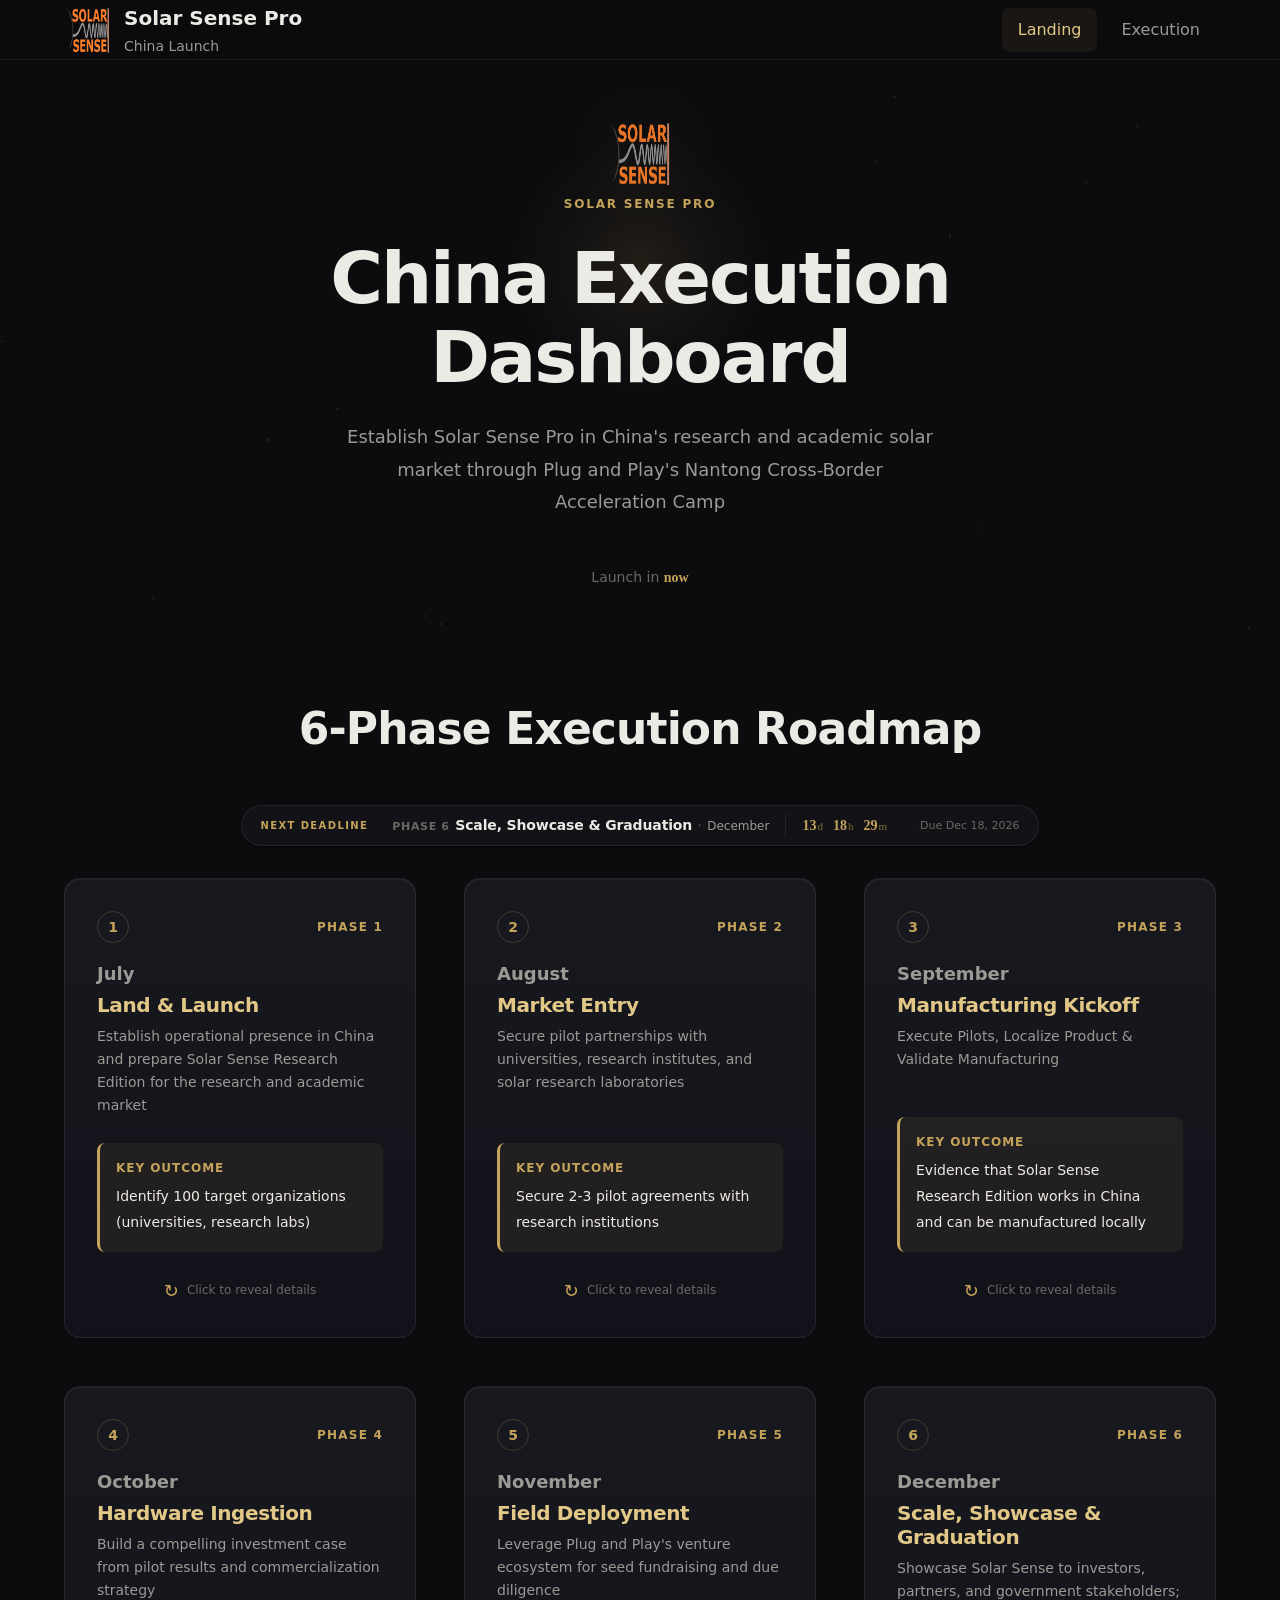
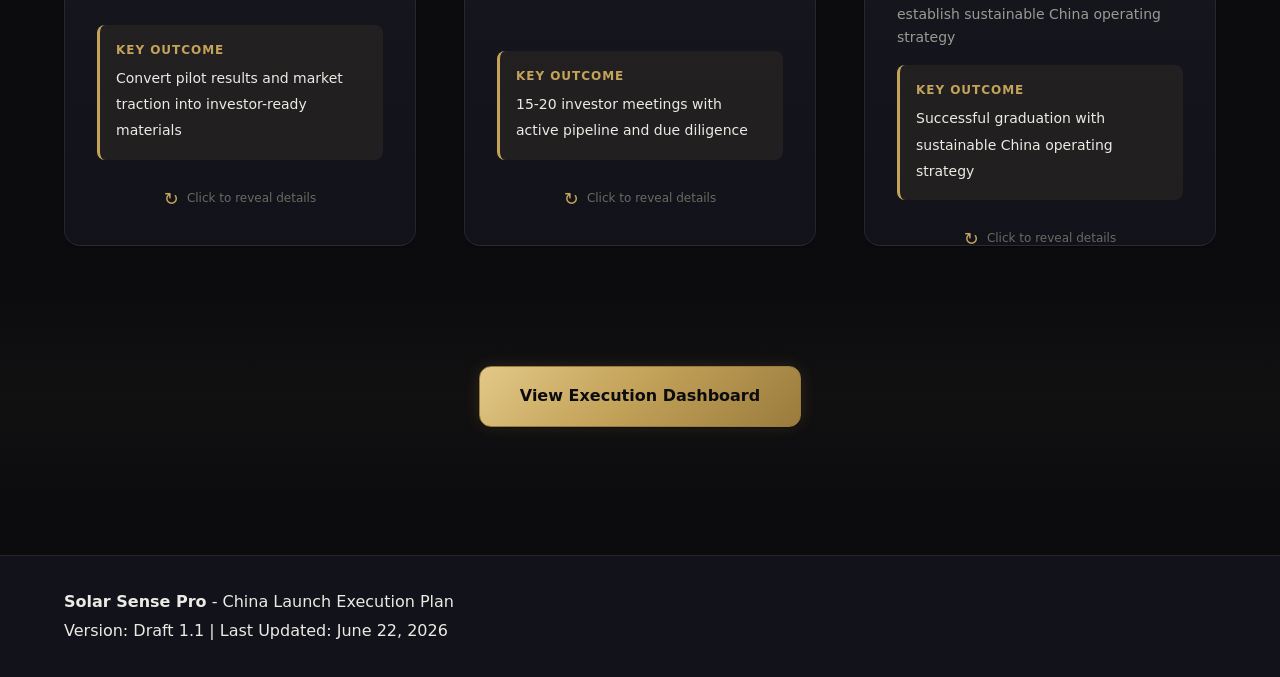
<file: index.html>
<!DOCTYPE html>
<html lang="en">
<head>
    <meta charset="UTF-8">
    <meta name="viewport" content="width=device-width, initial-scale=1.0, viewport-fit=cover">
    <meta name="description" content="Solar Sense Pro - China Launch Interactive Roadmap">
    <title>Solar Sense Pro - China Launch Roadmap</title>
    <link rel="stylesheet" href="styles.css">
</head>
<body>
    <!-- Header & Navigation -->
    <header class="header">
        <div class="container">
            <div class="header-content">
                <div class="logo">
                    <a href="https://touradam.github.io/solarsensApril2026/" class="logo-link" target="_blank" rel="noopener noreferrer" aria-label="Solar Sense Pro — visit main website">
                        <img src="assets/logo.png" alt="Solar Sense Pro" class="logo-image">
                        <div class="logo-text">
                            <span class="logo-title">Solar Sense Pro</span>
                            <span class="logo-subtitle">China Launch</span>
                        </div>
                    </a>
                </div>
                <nav class="nav" aria-label="Main navigation">
                    <button class="nav-toggle" aria-label="Toggle navigation" aria-expanded="false">
                        <span></span>
                        <span></span>
                        <span></span>
                    </button>
                    <ul class="nav-menu">
                        <li><a href="index.html" class="nav-link active">Landing</a></li>
                        <li><a href="execution.html" class="nav-link">Execution</a></li>
                    </ul>
                </nav>
            </div>
        </div>
    </header>

    <main class="main">
        <!-- Hero Section - Minimal & Elegant -->
        <section class="hero-section" data-spotlight>
            <div class="hero-spotlight" aria-hidden="true"></div>
            <div class="hero-particles" data-particles aria-hidden="true"></div>
            <img src="assets/logo.png" alt="Solar Sense Pro" class="floating-logo">
            
            <div class="container">
                <div class="hero-content-centered">
                    <span class="hero-eyebrow" data-reveal>Solar Sense Pro</span>
                    <h1 class="hero-title" data-reveal>China Execution Dashboard</h1>
                    <p class="hero-mission" data-reveal>Establish Solar Sense Pro in China's research and academic solar market through Plug and Play's Nantong Cross-Border Acceleration Camp</p>
                    
                    <p class="hero-countdown-text" id="countdown-text" data-reveal>Launch in <span id="countdown-simple">—</span></p>
                </div>
            </div>
        </section>

        <!-- Execution Roadmap - At-a-Glance -->
        <section class="roadmap-overview-section">
            <div class="container">
                <div class="section-header" data-reveal>
                    <h2 class="section-title">6-Phase Execution Roadmap</h2>
                </div>

                <div class="phase-countdown" id="phase-countdown" data-reveal aria-live="polite">
                    <div class="phase-countdown-inner">
                        <span class="phase-countdown-eyebrow">Next deadline</span>
                        <div class="phase-countdown-body">
                            <div class="phase-countdown-phase">
                                <span class="phase-countdown-tag" id="pc-tag">—</span>
                                <span class="phase-countdown-title" id="pc-title">—</span>
                                <span class="phase-countdown-month" id="pc-month">—</span>
                            </div>
                            <div class="phase-countdown-timer" id="pc-timer" aria-label="Time remaining">
                                <span class="countdown-segment">
                                    <span class="countdown-value" id="pc-days">—</span><span class="countdown-suffix">d</span>
                                </span>
                                <span class="countdown-segment">
                                    <span class="countdown-value" id="pc-hours">—</span><span class="countdown-suffix">h</span>
                                </span>
                                <span class="countdown-segment">
                                    <span class="countdown-value" id="pc-minutes">—</span><span class="countdown-suffix">m</span>
                                </span>
                            </div>
                        </div>
                        <span class="phase-countdown-due" id="pc-due">—</span>
                    </div>
                </div>

                <div class="flip-cards-grid roadmap-timeline" id="roadmap-timeline" data-reveal-group>
                    <!-- Phases will be dynamically generated here -->
                </div>
            </div>
        </section>

        <!-- Bottom CTA -->
        <section class="bottom-cta-section">
            <div class="container">
                <div class="bottom-cta-content" data-reveal>
                    <a href="execution.html" class="btn btn-primary btn-lg">View Execution Dashboard</a>
                </div>
            </div>
        </section>
    </main>

    <!-- Footer -->
    <footer class="footer">
        <div class="container">
            <div class="footer-content">
                <div class="footer-info">
                    <p><strong>Solar Sense Pro</strong> - China Launch Execution Plan</p>
                    <p>Version: Draft 1.1 | Last Updated: June 22, 2026</p>
                </div>
            </div>
        </div>
    </footer>

    <!-- Scripts -->
    <script src="data.js"></script>
    <script src="motion.js"></script>
    <script src="roadmap.js"></script>
</body>
</html>
</file>
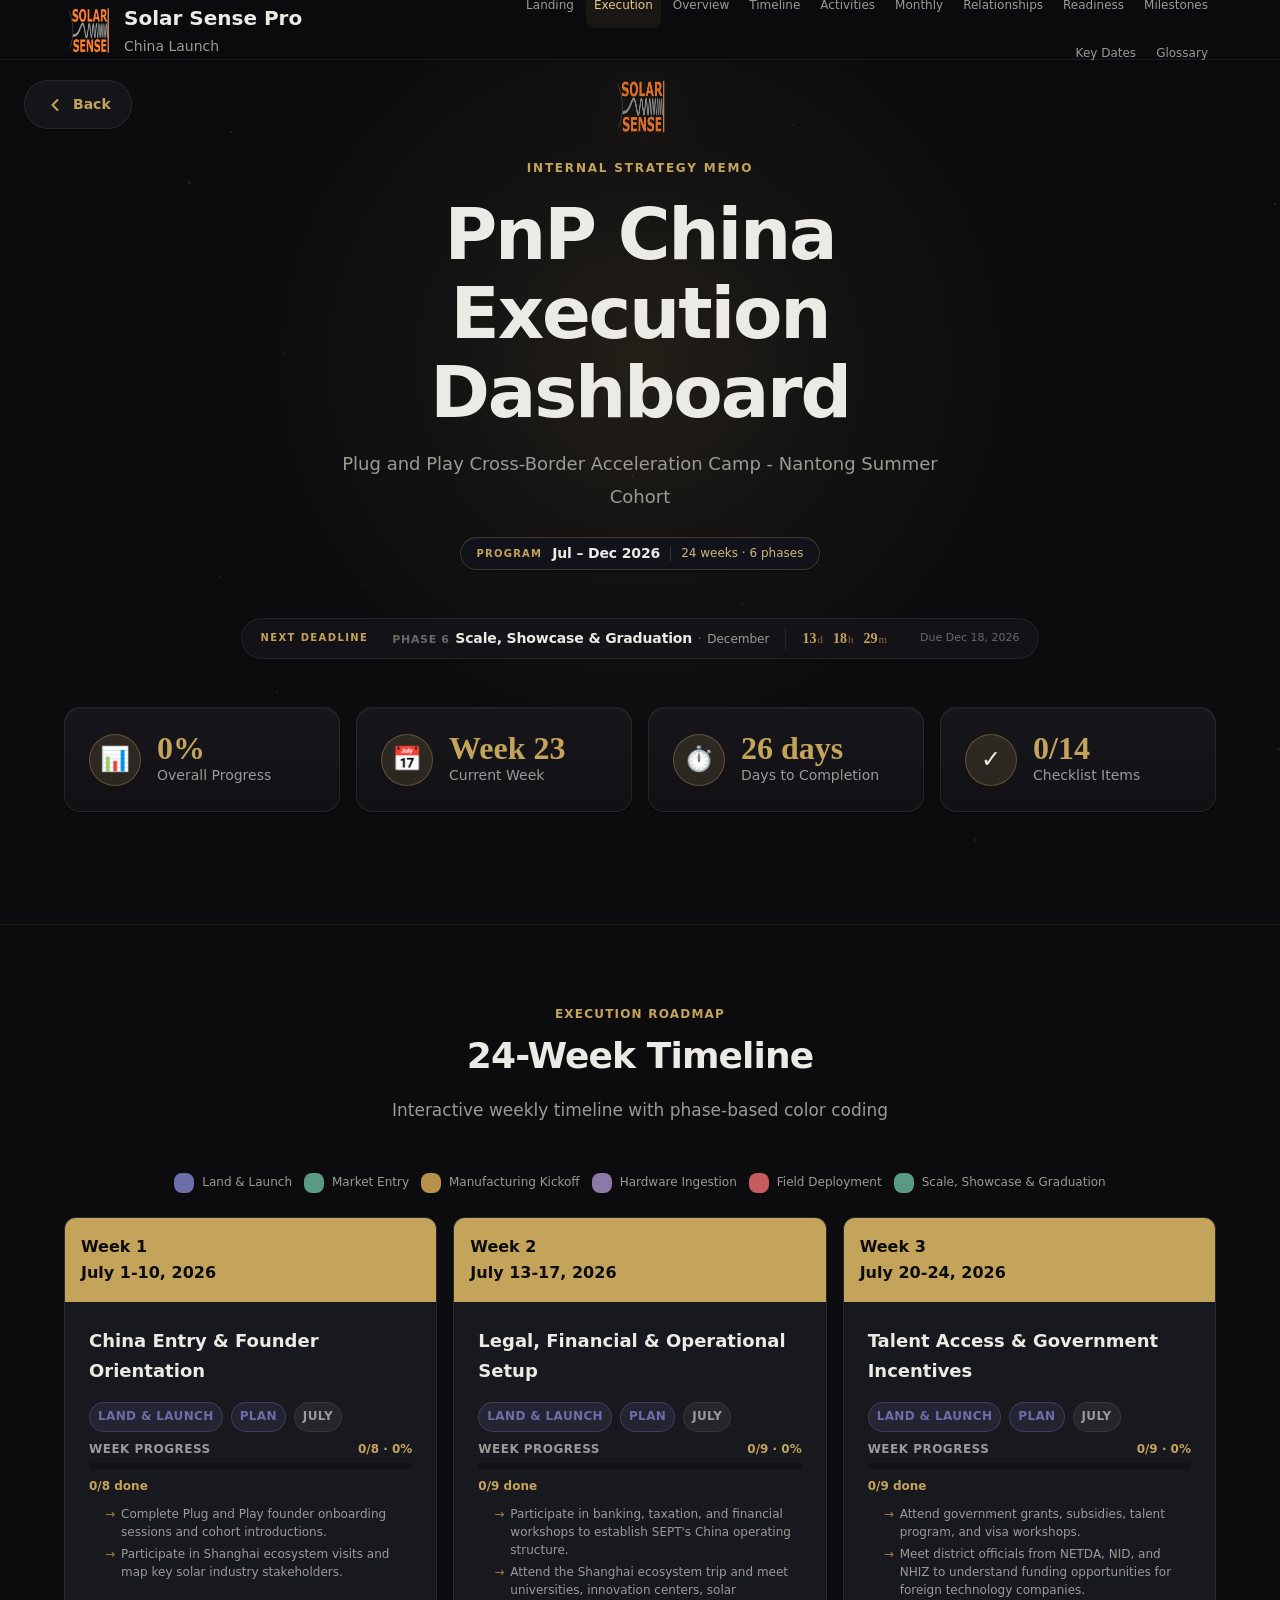
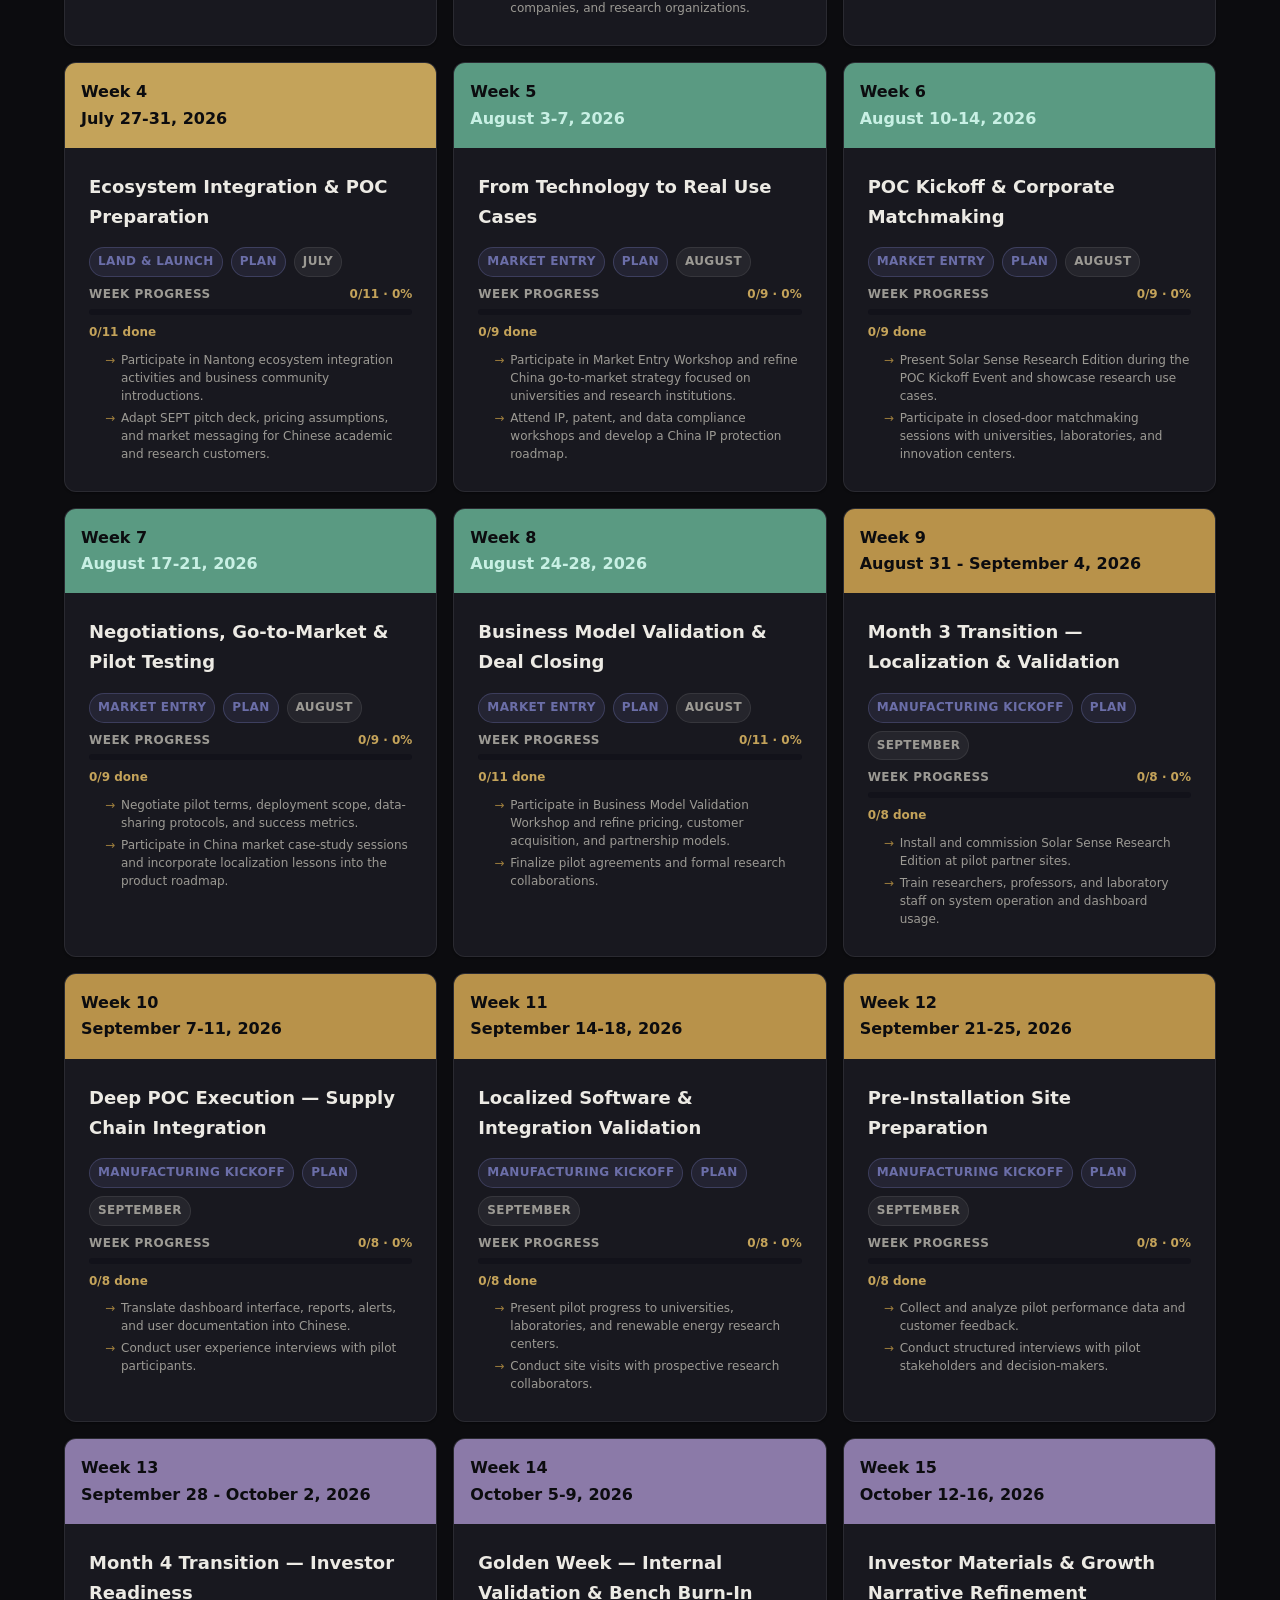
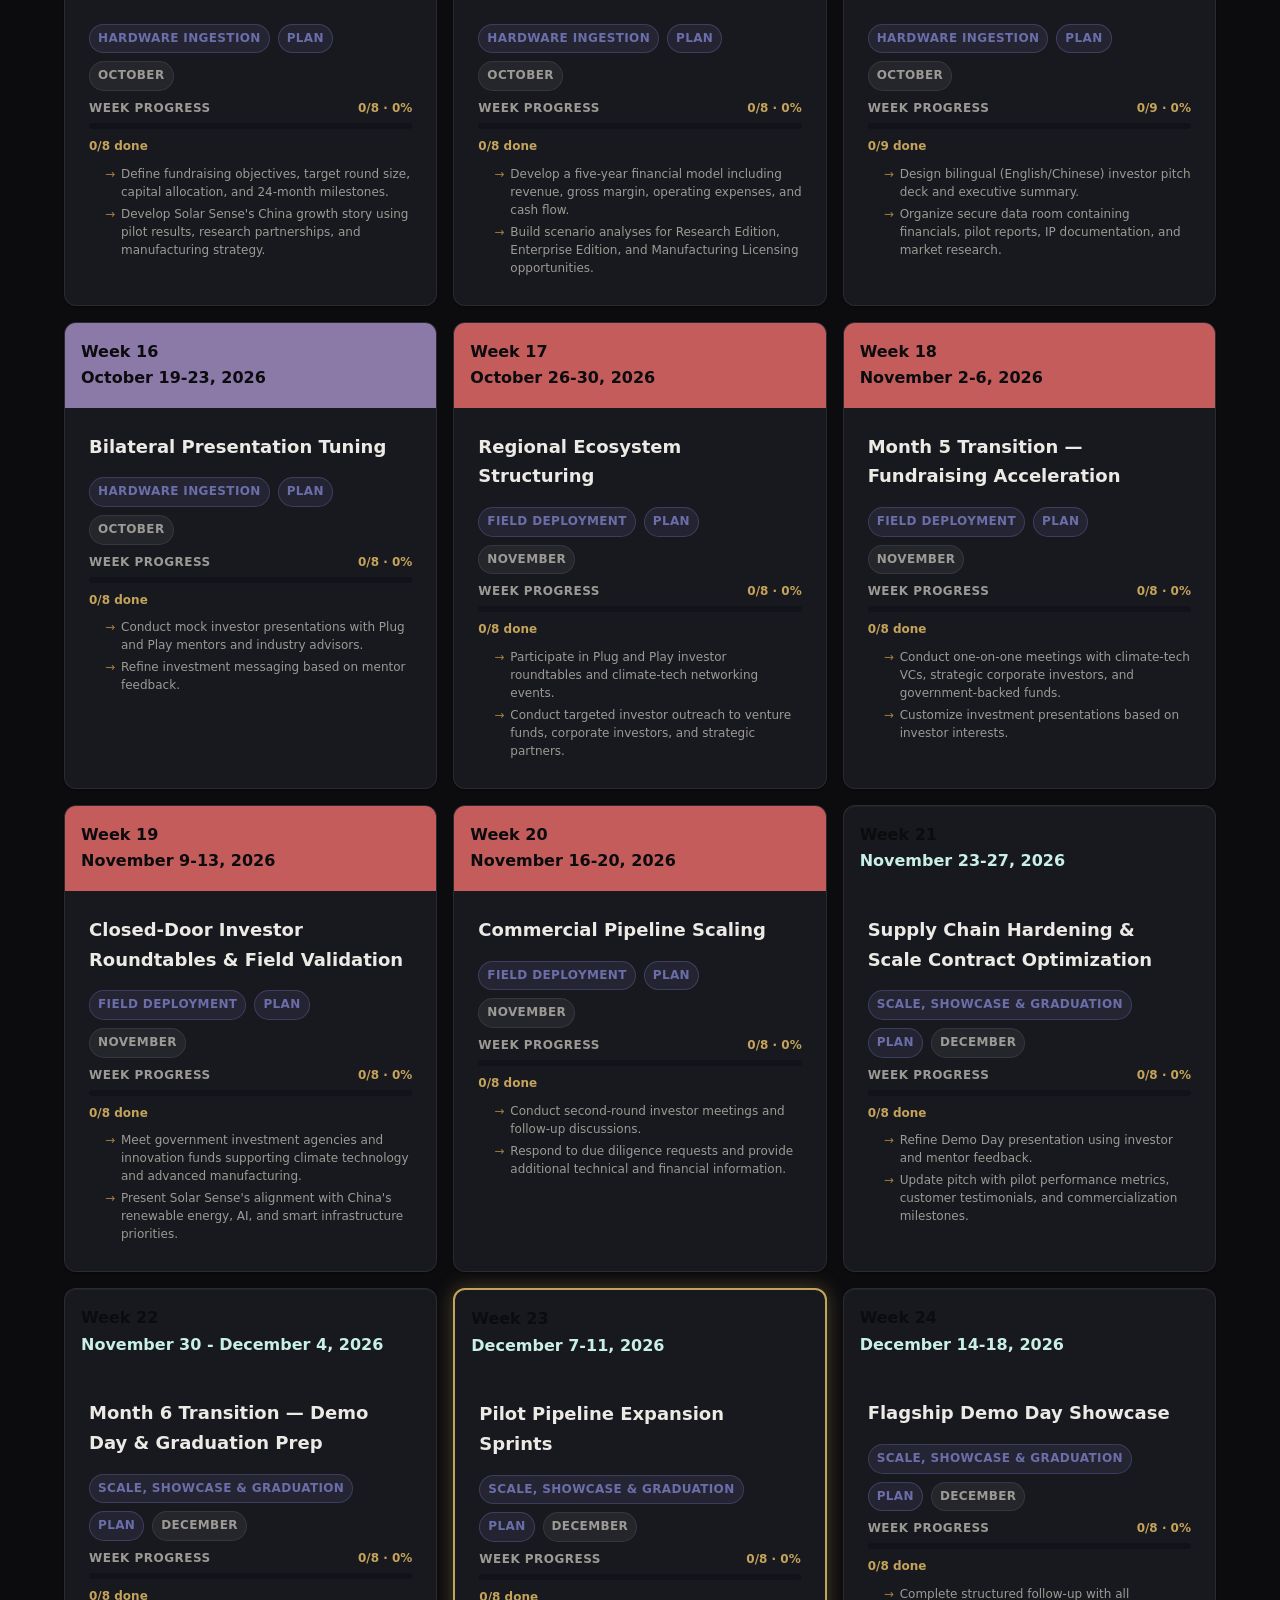
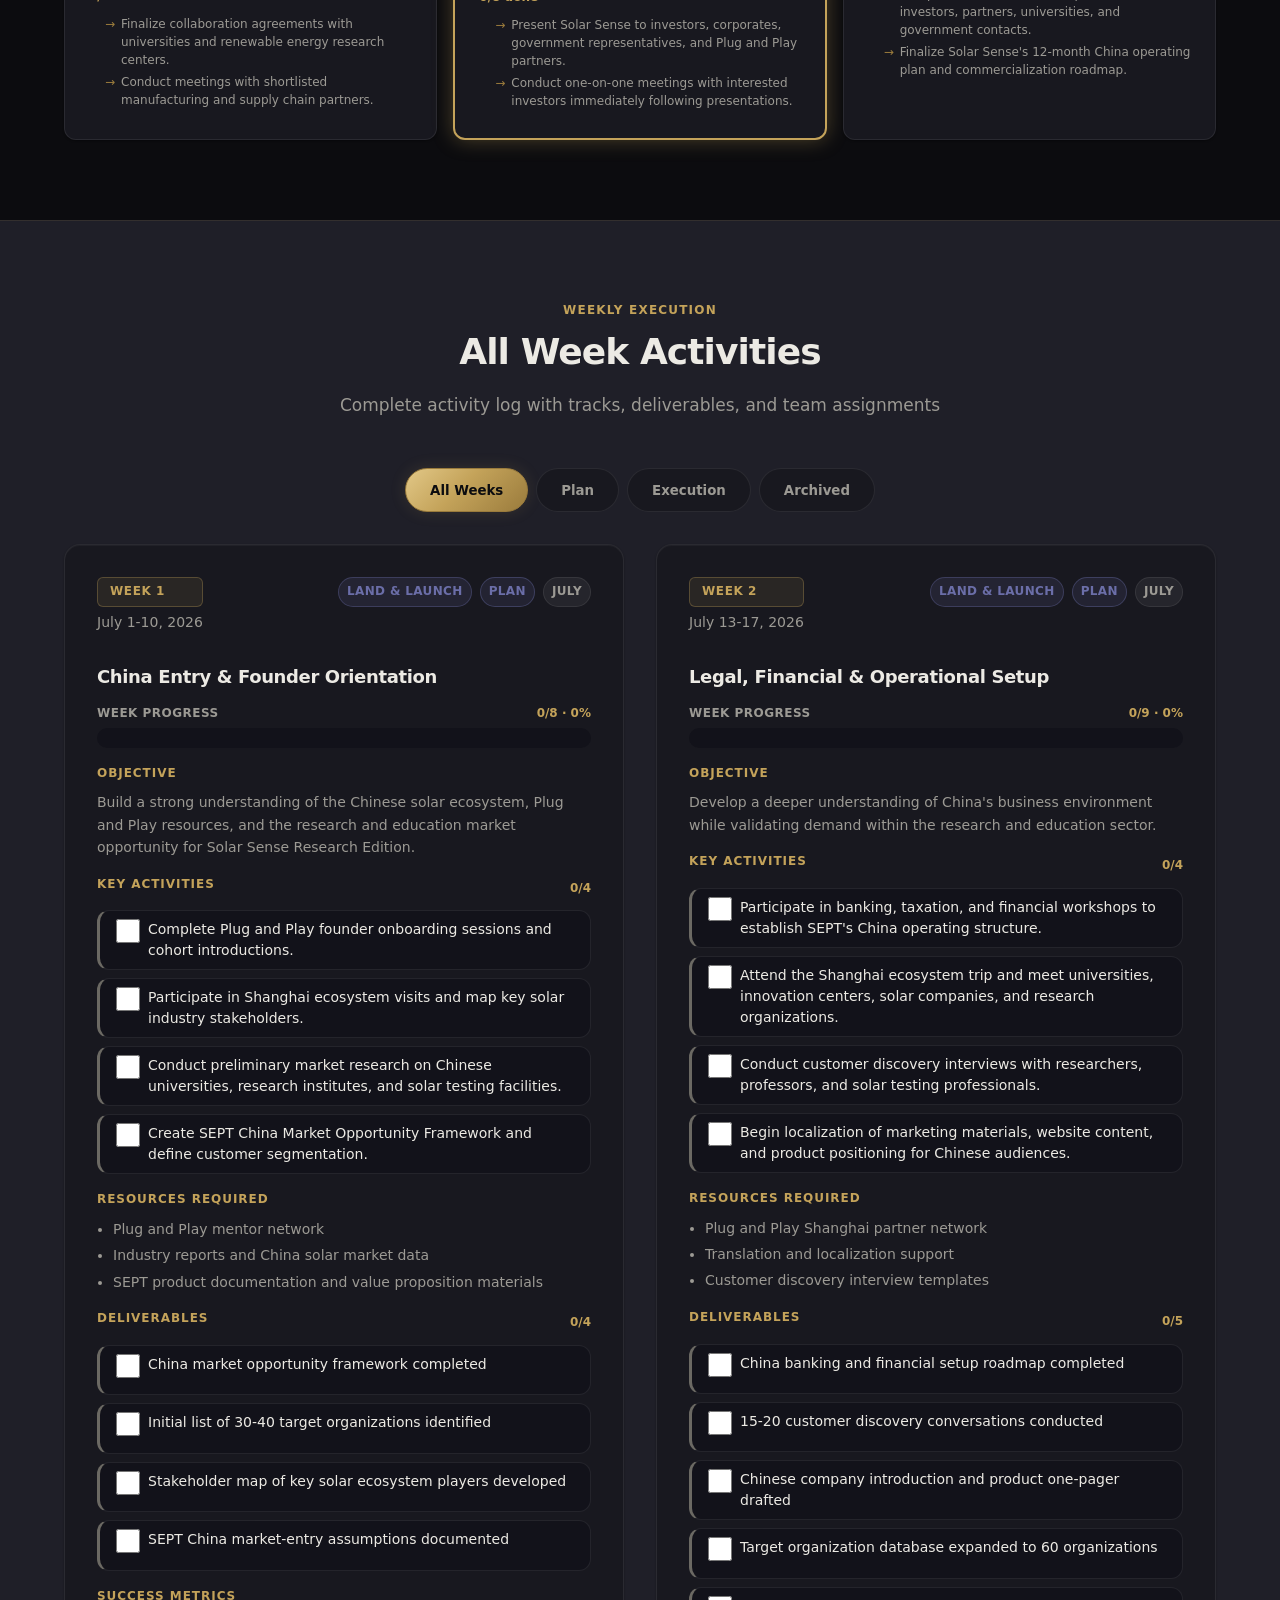
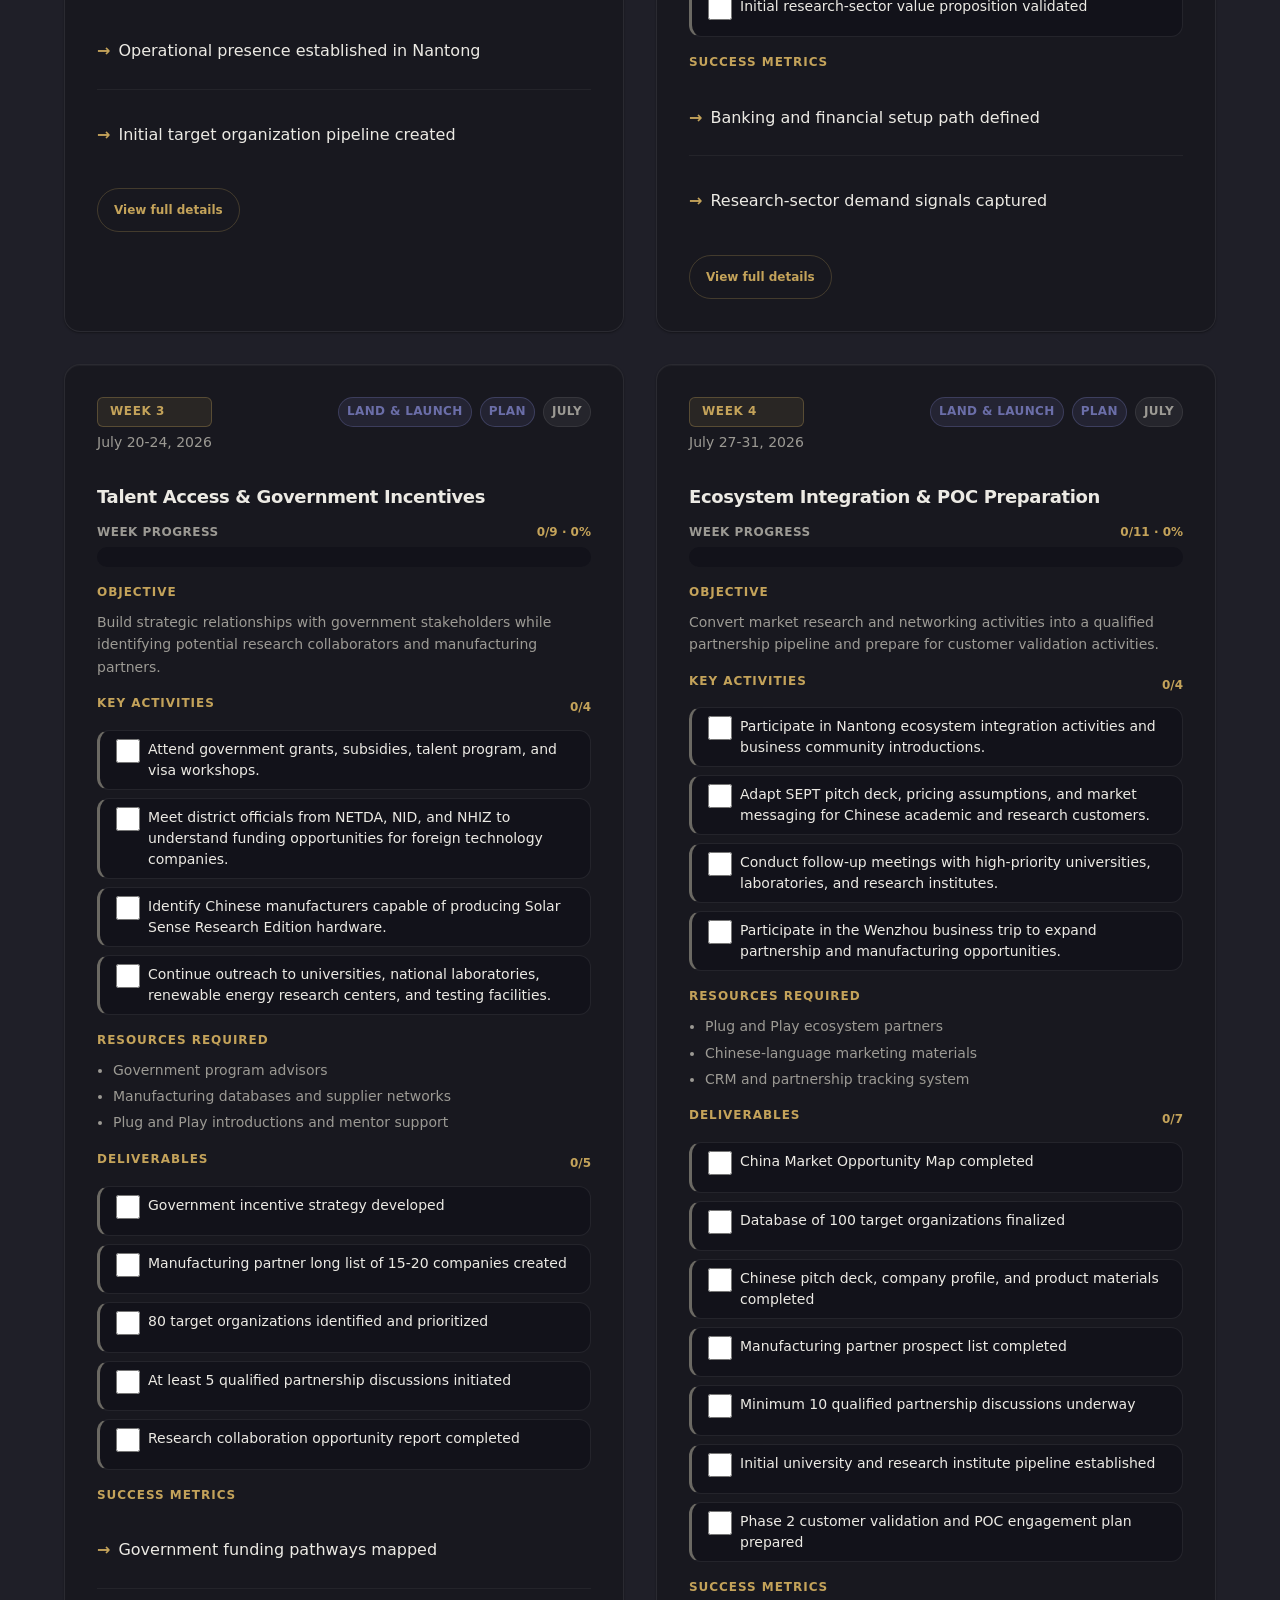
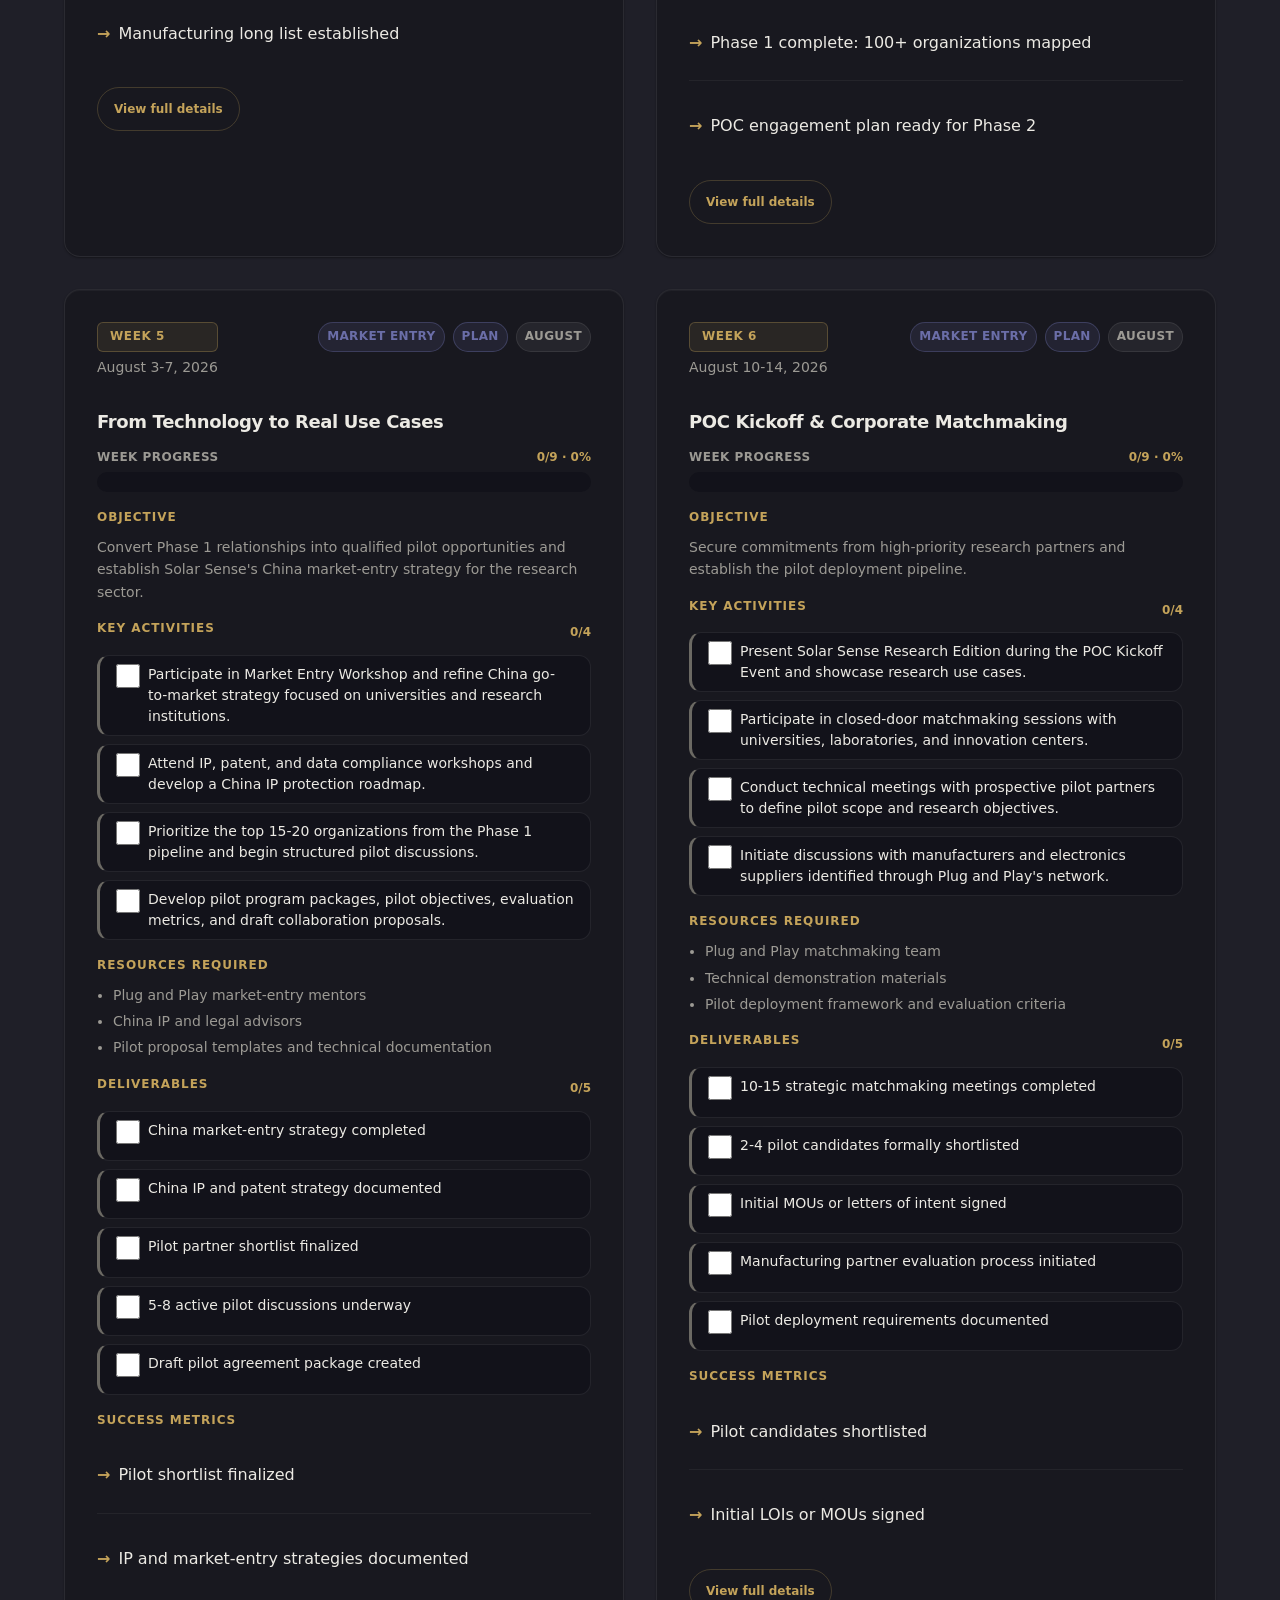
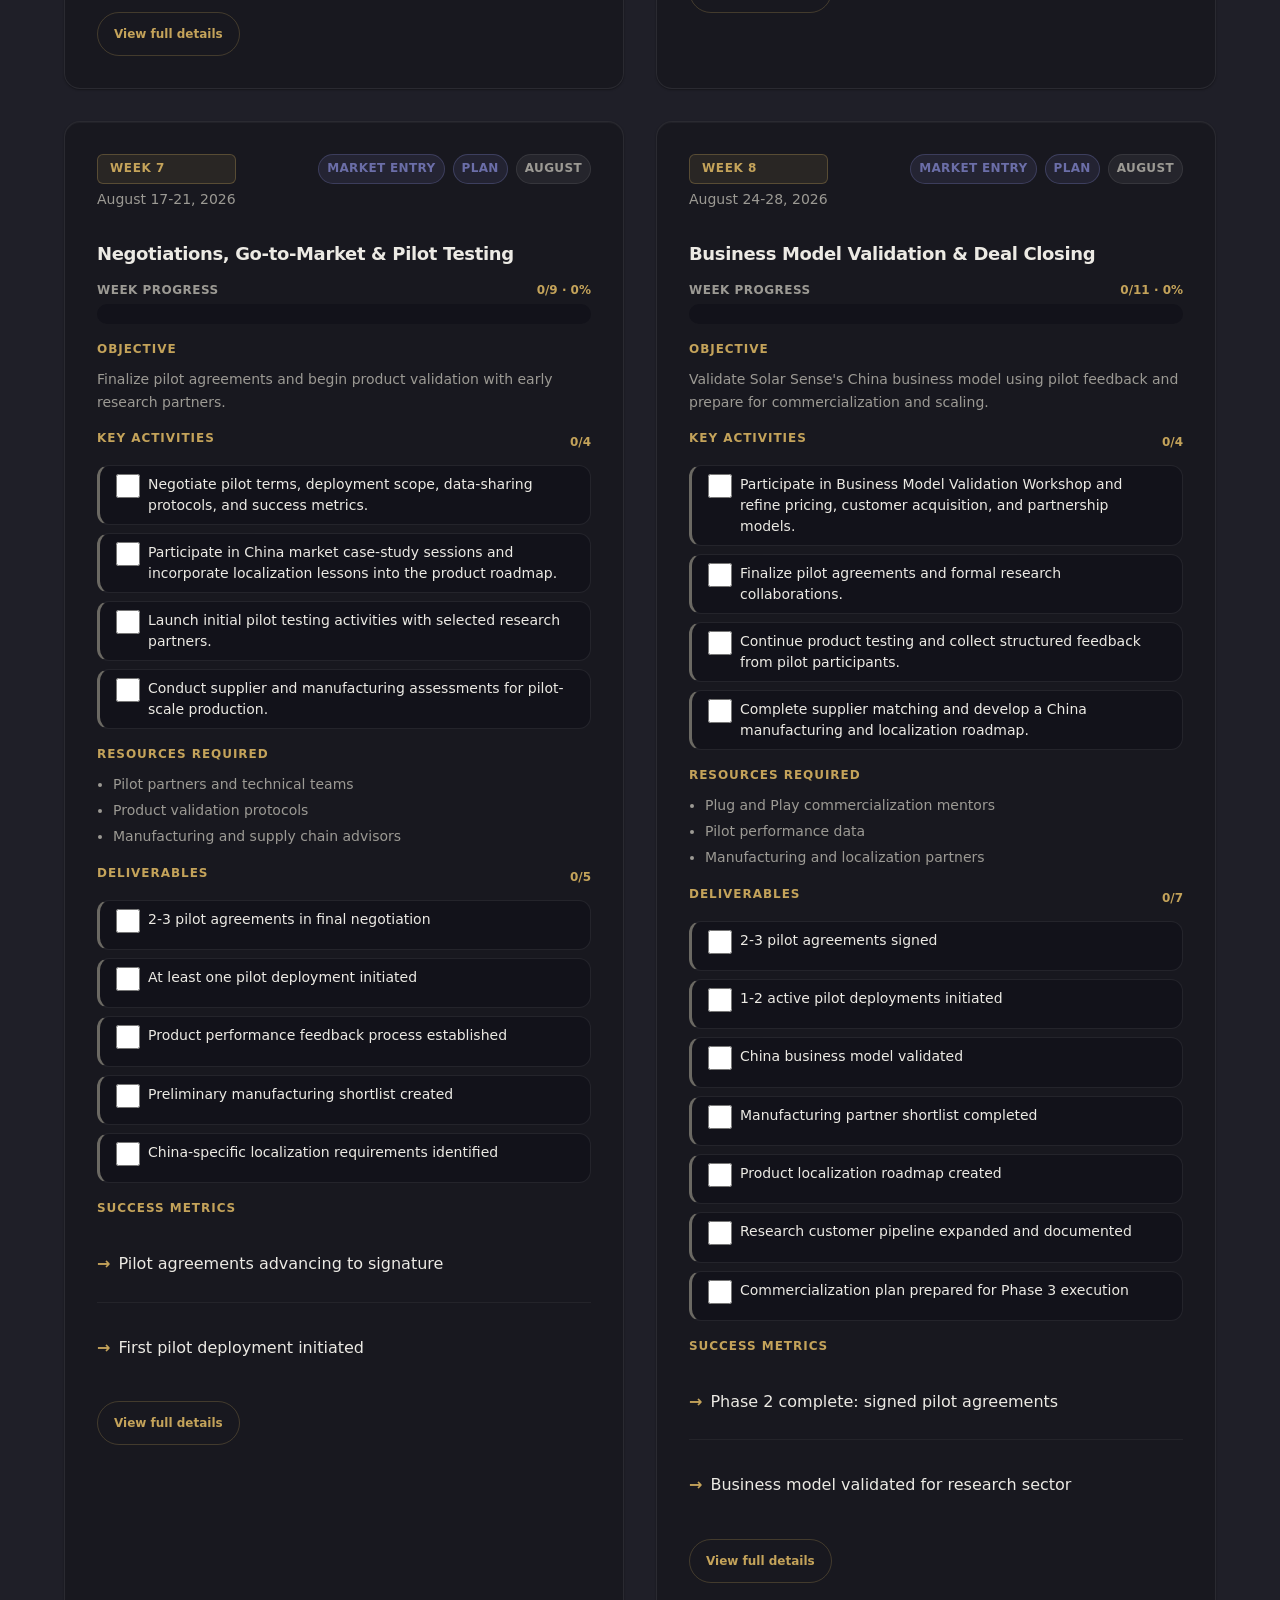
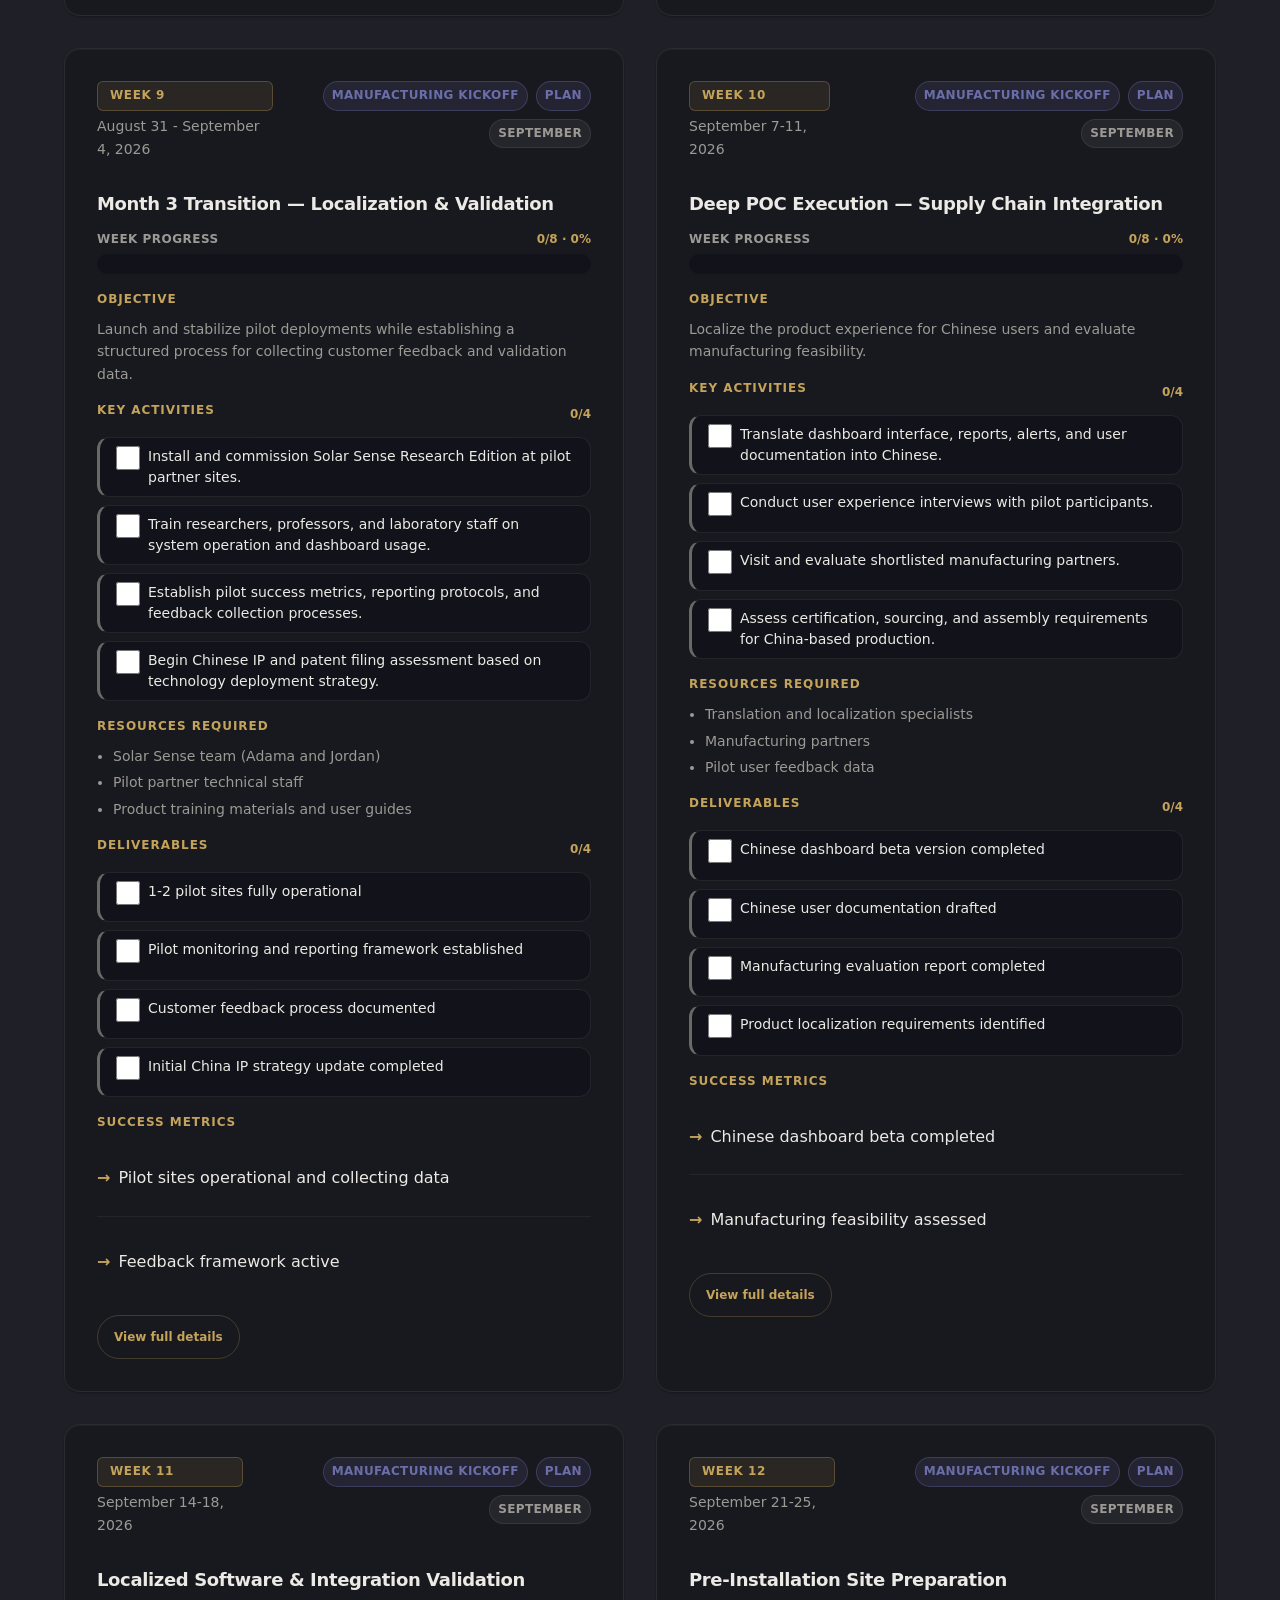
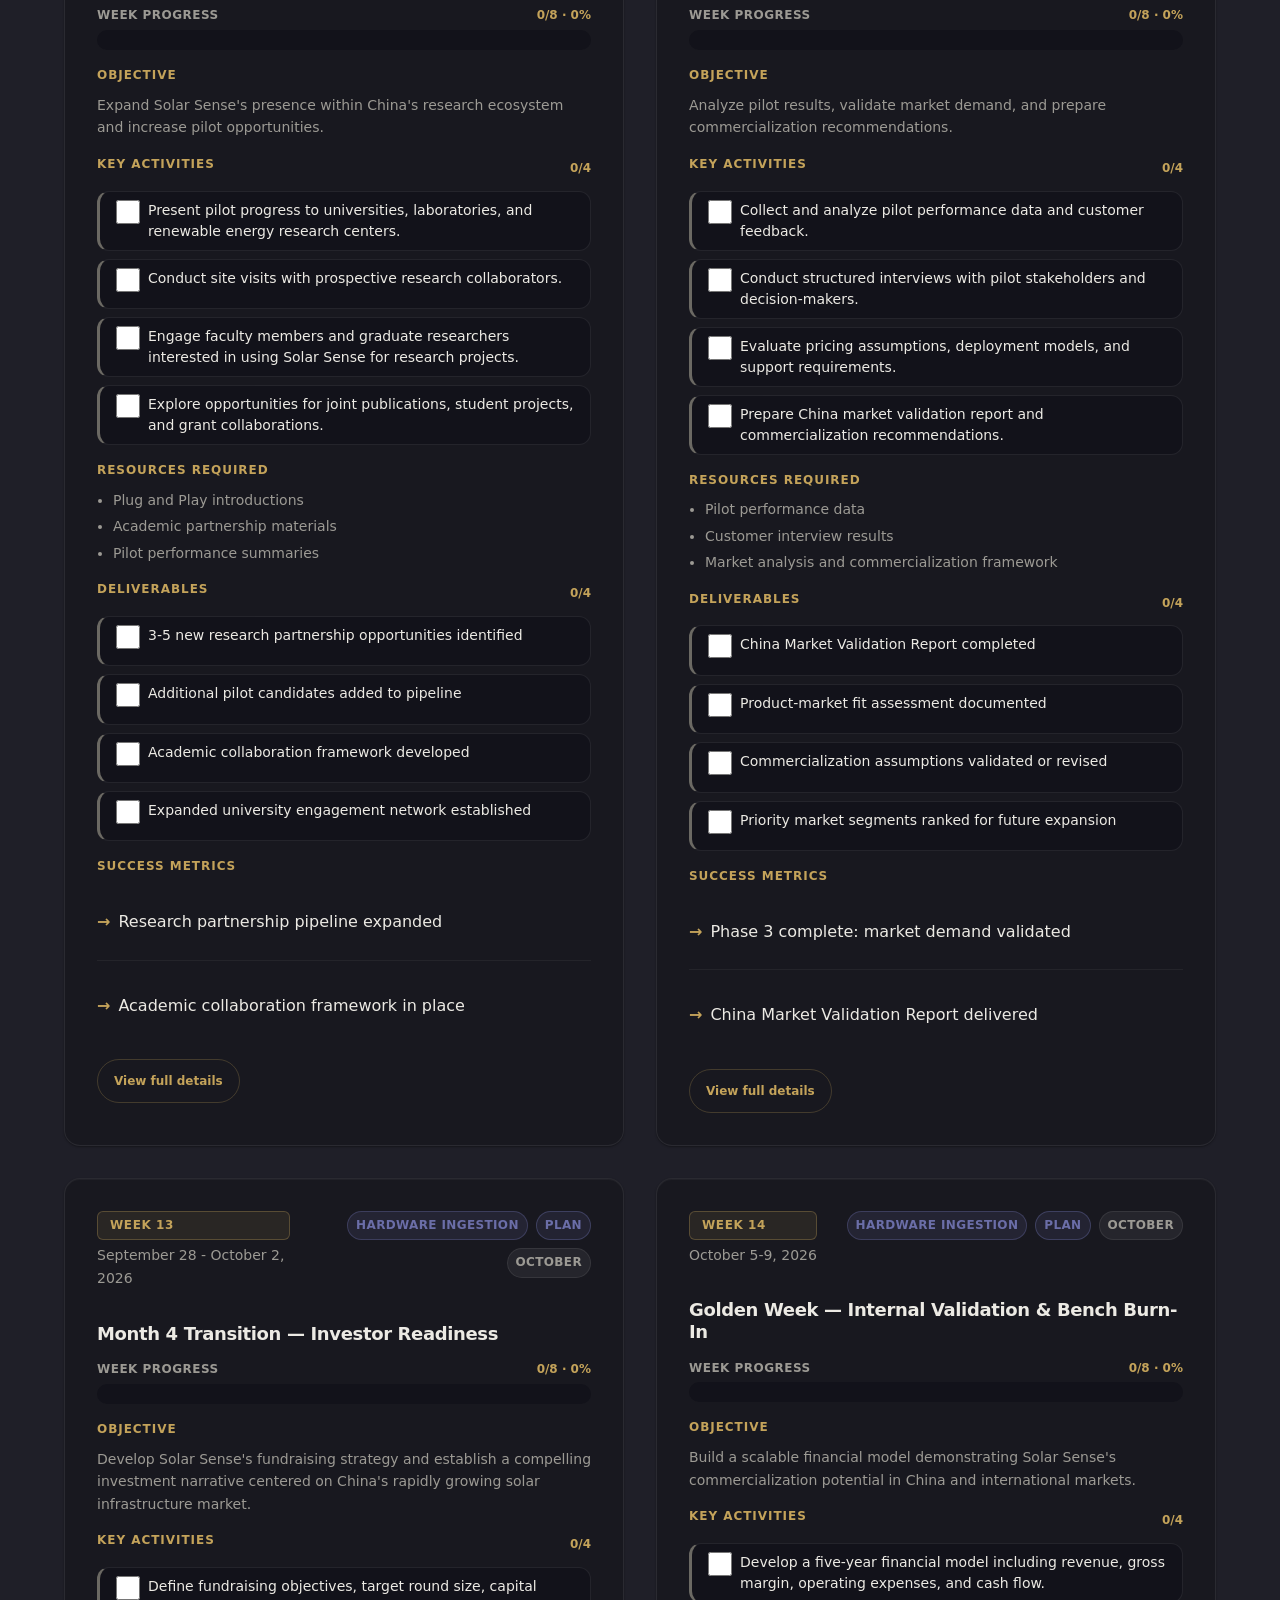
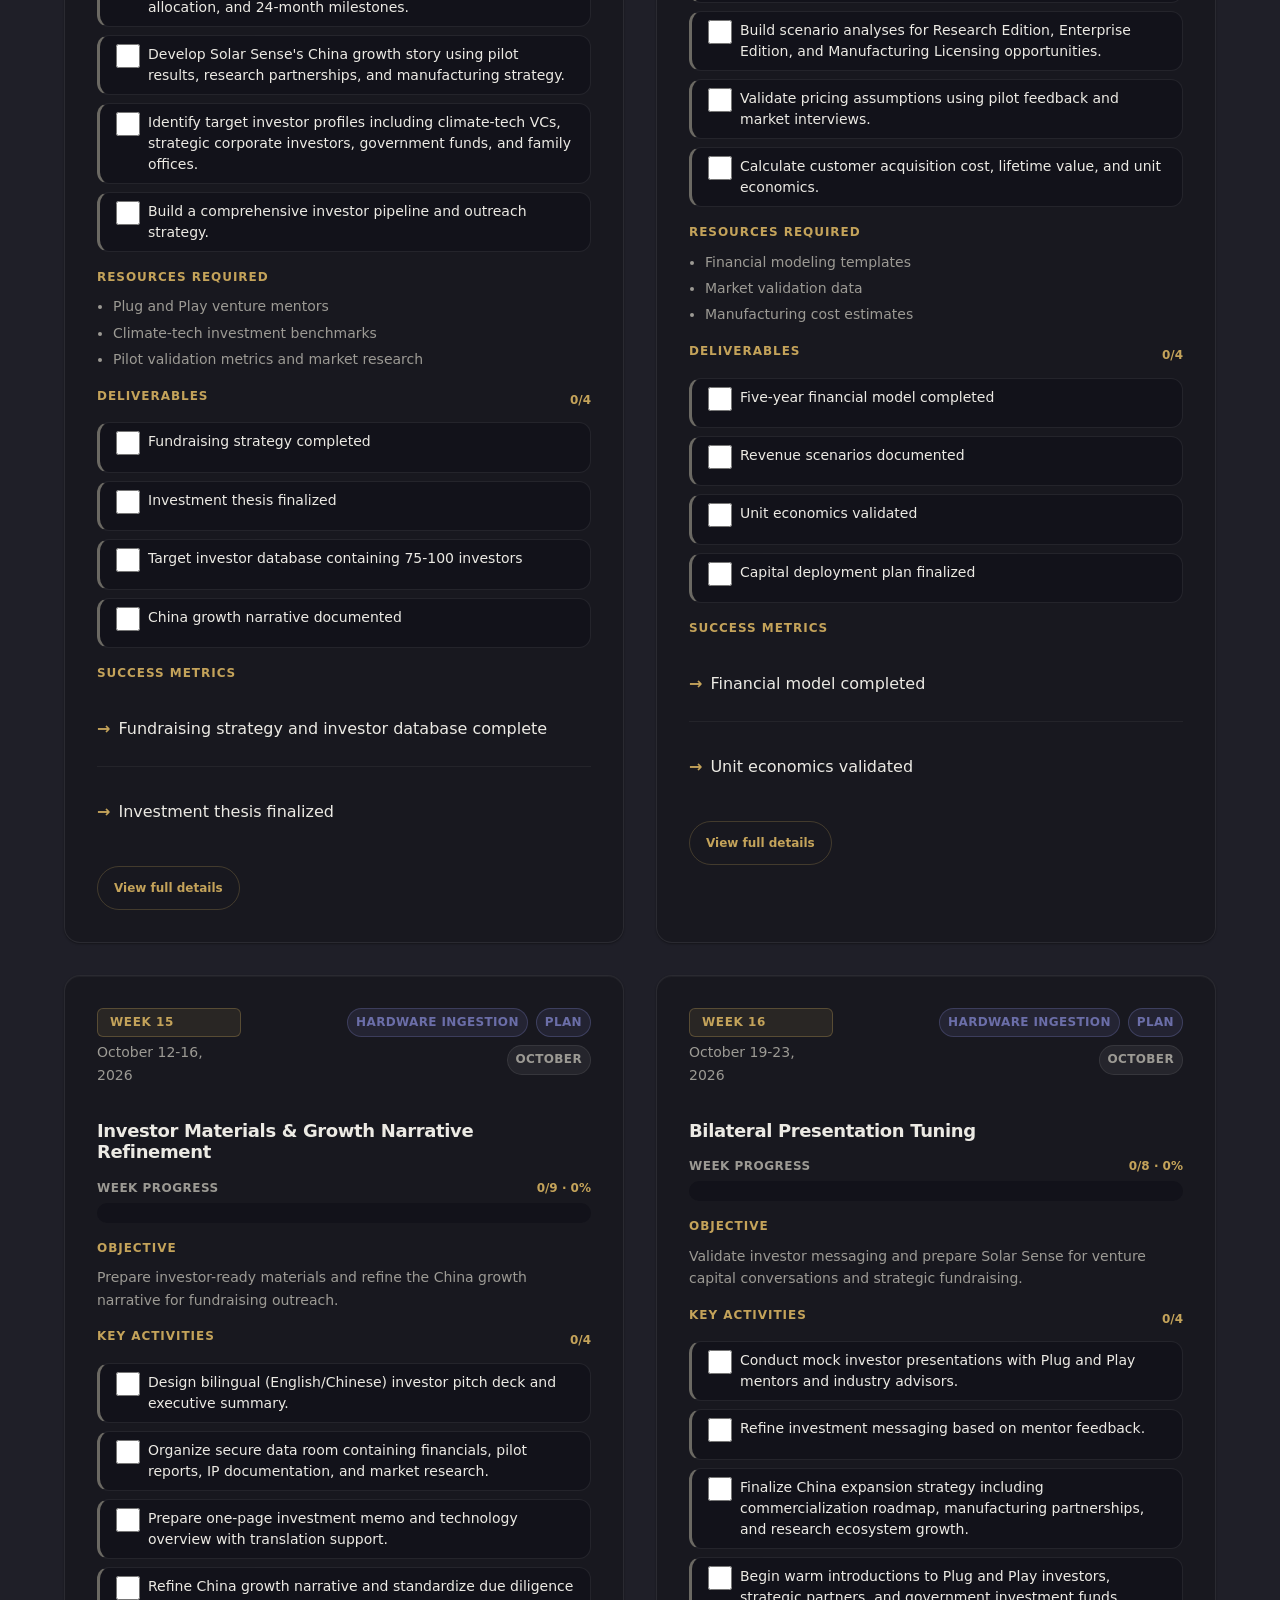
<file: execution.html>
<!DOCTYPE html>
<html lang="en">
<head>
    <meta charset="UTF-8">
    <meta name="viewport" content="width=device-width, initial-scale=1.0, viewport-fit=cover">
    <meta name="description" content="Solar Sense Pro - China Launch Execution Dashboard - Track 6-month market entry progress">
    <title>Execution Dashboard - Solar Sense Pro</title>
    <link rel="stylesheet" href="styles.css">
</head>
<body class="execution-page">
    <!-- Header & Navigation -->
    <header class="header">
        <div class="container">
            <div class="header-content">
                <div class="logo">
                    <a href="https://touradam.github.io/solarsensApril2026/" class="logo-link" target="_blank" rel="noopener noreferrer" aria-label="Solar Sense Pro — visit main website">
                        <img src="assets/logo.png" alt="Solar Sense Pro" class="logo-image">
                        <div class="logo-text">
                            <span class="logo-title">Solar Sense Pro</span>
                            <span class="logo-subtitle">China Launch</span>
                        </div>
                    </a>
                </div>
                <nav class="nav" aria-label="Main navigation">
                    <button class="nav-toggle" aria-label="Toggle navigation" aria-expanded="false">
                        <span></span>
                        <span></span>
                        <span></span>
                    </button>
                    <ul class="nav-menu">
                        <li><a href="index.html" class="nav-link">Landing</a></li>
                        <li><a href="execution.html" class="nav-link active">Execution</a></li>
                        <li><a href="#overview" class="nav-link">Overview</a></li>
                        <li><a href="#timeline" class="nav-link">Timeline</a></li>
                        <li><a href="#week-activities" class="nav-link">Activities</a></li>
                        <li><a href="#monthly" class="nav-link">Monthly</a></li>
                        <li><a href="#relationships" class="nav-link">Relationships</a></li>
                        <li><a href="#checklist" class="nav-link">Readiness</a></li>
                        <li><a href="#milestones" class="nav-link">Milestones</a></li>
                        <li><a href="#dates" class="nav-link">Key Dates</a></li>
                        <li><a href="#glossary" class="nav-link">Glossary</a></li>
                    </ul>
                </nav>
            </div>
        </div>
    </header>

    <!-- Floating Back Button -->
    <a href="index.html" class="floating-back-btn" aria-label="Back to landing page">
        <svg width="20" height="20" viewBox="0 0 20 20" fill="none" xmlns="http://www.w3.org/2000/svg">
            <path d="M12.5 5L7.5 10L12.5 15" stroke="currentColor" stroke-width="2" stroke-linecap="round" stroke-linejoin="round"/>
        </svg>
        <span>Back</span>
    </a>

    <main class="main">
        <!-- Dashboard Overview Section -->
        <section id="overview" class="section overview-section" data-spotlight>
            <div class="hero-spotlight" aria-hidden="true"></div>
            <div class="hero-particles" data-particles aria-hidden="true"></div>
            <img src="assets/logo.png" alt="Solar Sense Pro" class="execution-floating-logo">
            <div class="container">
                <div class="execution-hero">
                    <span class="hero-eyebrow" data-reveal>Internal Strategy Memo</span>
                    <h1 class="hero-title execution-hero-title" data-reveal>PnP China Execution Dashboard</h1>
                    <p class="hero-mission" data-reveal>Plug and Play Cross-Border Acceleration Camp - Nantong Summer Cohort</p>
                    <div class="timeline-badge timeline-badge--compact" data-reveal>
                        <span class="timeline-badge-label">Program</span>
                        <span class="timeline-dates">Jul – Dec 2026</span>
                        <span class="timeline-separator" aria-hidden="true"></span>
                        <span class="timeline-duration">24 weeks · 6 phases</span>
                    </div>
                </div>

                <div class="phase-countdown phase-countdown--execution" id="phase-countdown" data-reveal aria-live="polite">
                    <div class="phase-countdown-inner">
                        <span class="phase-countdown-eyebrow">Next deadline</span>
                        <div class="phase-countdown-body">
                            <div class="phase-countdown-phase">
                                <span class="phase-countdown-tag" id="pc-tag">—</span>
                                <span class="phase-countdown-title" id="pc-title">—</span>
                                <span class="phase-countdown-month" id="pc-month">—</span>
                            </div>
                            <div class="phase-countdown-timer" id="pc-timer" aria-label="Time remaining">
                                <span class="countdown-segment">
                                    <span class="countdown-value" id="pc-days">—</span><span class="countdown-suffix">d</span>
                                </span>
                                <span class="countdown-segment">
                                    <span class="countdown-value" id="pc-hours">—</span><span class="countdown-suffix">h</span>
                                </span>
                                <span class="countdown-segment">
                                    <span class="countdown-value" id="pc-minutes">—</span><span class="countdown-suffix">m</span>
                                </span>
                            </div>
                        </div>
                        <span class="phase-countdown-due" id="pc-due">—</span>
                    </div>
                </div>

                <div class="stats-grid" data-reveal-group>
                    <div class="stat-card" data-reveal data-tilt>
                        <div class="stat-icon">📊</div>
                        <div class="stat-content">
                            <div class="stat-value" id="overall-progress">0%</div>
                            <div class="stat-label">Overall Progress</div>
                        </div>
                    </div>
                    <div class="stat-card" data-reveal data-tilt>
                        <div class="stat-icon">📅</div>
                        <div class="stat-content">
                            <div class="stat-value" id="current-week">Week 1</div>
                            <div class="stat-label">Current Week</div>
                        </div>
                    </div>
                    <div class="stat-card" data-reveal data-tilt>
                        <div class="stat-icon">⏱️</div>
                        <div class="stat-content">
                            <div class="stat-value" id="days-remaining">—</div>
                            <div class="stat-label">Days to Completion</div>
                        </div>
                    </div>
                    <div class="stat-card" data-reveal data-tilt>
                        <div class="stat-icon">✓</div>
                        <div class="stat-content">
                            <div class="stat-value" id="checklist-progress">0/14</div>
                            <div class="stat-label">Checklist Items</div>
                        </div>
                    </div>
                </div>
            </div>
        </section>

        <!-- Timeline Visualization Section -->
        <section id="timeline" class="section timeline-section">
            <div class="container">
                <div class="section-intro" data-reveal>
                    <span class="section-eyebrow">Execution Roadmap</span>
                    <h2 class="section-title">24-Week Timeline</h2>
                    <p class="section-description">Interactive weekly timeline with phase-based color coding</p>
                </div>
                
                <div class="phase-legend" data-reveal>
                    <div class="legend-item"><span class="legend-color phase-july"></span>Land & Launch</div>
                    <div class="legend-item"><span class="legend-color phase-august"></span>Market Entry</div>
                    <div class="legend-item"><span class="legend-color phase-september"></span>Manufacturing Kickoff</div>
                    <div class="legend-item"><span class="legend-color phase-october"></span>Hardware Ingestion</div>
                    <div class="legend-item"><span class="legend-color phase-november"></span>Field Deployment</div>
                    <div class="legend-item"><span class="legend-color phase-december"></span>Scale, Showcase & Graduation</div>
                </div>

                <div id="timeline-container" class="timeline-container" data-reveal-group>
                    <!-- Timeline weeks will be dynamically generated here -->
                </div>
            </div>
        </section>

        <!-- Week Activities Section -->
        <section id="week-activities" class="section week-activities-section">
            <div class="container">
                <div class="section-intro" data-reveal>
                    <span class="section-eyebrow">Weekly Execution</span>
                    <h2 class="section-title">All Week Activities</h2>
                    <p class="section-description">Complete activity log with tracks, deliverables, and team assignments</p>
                </div>

                <div class="week-activities-filters" data-reveal>
                    <button class="filter-btn active" data-week-filter="all">All Weeks</button>
                    <button class="filter-btn" data-week-filter="plan">Plan</button>
                    <button class="filter-btn" data-week-filter="execution">Execution</button>
                    <button class="filter-btn" data-week-filter="archived">Archived</button>
                </div>

                <div id="week-activities-container" class="week-activities-grid" data-reveal-group>
                    <!-- All week activity cards rendered dynamically -->
                </div>
            </div>
        </section>

        <!-- Monthly Objectives Section -->
        <section id="monthly" class="section monthly-section">
            <div class="container">
                <div class="section-intro" data-reveal>
                    <span class="section-eyebrow">Strategic Planning</span>
                    <h2 class="section-title">Monthly Objectives</h2>
                    <p class="section-description">Detailed monthly goals and weekly breakdowns</p>
                </div>

                <div class="month-tabs">
                    <button class="month-tab active" data-month="July">July</button>
                    <button class="month-tab" data-month="August">August</button>
                    <button class="month-tab" data-month="September">September</button>
                    <button class="month-tab" data-month="October">October</button>
                    <button class="month-tab" data-month="November">November</button>
                    <button class="month-tab" data-month="December">December</button>
                </div>

                <div id="month-content" class="month-content">
                    <!-- Monthly content will be dynamically generated here -->
                </div>
            </div>
        </section>

        <!-- Relationship Matrix Section -->
        <section id="relationships" class="section relationships-section">
            <div class="container">
                <div class="section-intro" data-reveal>
                    <span class="section-eyebrow">Network Building</span>
                    <h2 class="section-title">Relationship Matrix</h2>
                    <p class="section-description">Key contacts and strategic partnerships</p>
                </div>

                <div class="search-bar">
                    <input type="text" id="relationship-search" class="search-input" placeholder="Search relationships...">
                </div>

                <div class="relationships-grid">
                    <div class="relationship-category">
                        <h3 class="category-title">Plug and Play Core Network</h3>
                        <div id="pnp-core-list" class="relationship-list">
                            <!-- PnP Core relationships will be dynamically generated here -->
                        </div>
                    </div>

                    <div class="relationship-category">
                        <h3 class="category-title">Verified Manufacturing Partners</h3>
                        <div id="manufacturing-list" class="relationship-list">
                            <!-- Manufacturing relationships will be dynamically generated here -->
                        </div>
                    </div>

                    <div class="relationship-category">
                        <h3 class="category-title">Research Partners</h3>
                        <div id="research-partners-list" class="relationship-list">
                            <!-- Research partner relationships will be dynamically generated here -->
                        </div>
                    </div>
                </div>
            </div>
        </section>

        <!-- Launch Readiness Checklist Section -->
        <section id="checklist" class="section checklist-section">
            <div class="container">
                <div class="section-intro" data-reveal>
                    <span class="section-eyebrow">Operational Metrics</span>
                    <h2 class="section-title">Launch Readiness Checklist</h2>
                    <p class="section-description">14 critical items to achieve 100% launch readiness by December 31, 2026</p>
                </div>

                <div class="overall-progress" data-reveal>
                    <div class="progress-header">
                        <span class="progress-label">Overall Completion</span>
                        <span class="progress-percentage" id="checklist-overall-percent">0%</span>
                    </div>
                    <div class="progress-bar">
                        <div class="progress-fill" id="checklist-overall-fill" style="width: 0%"></div>
                    </div>
                    <div class="progress-status" id="checklist-status">Not Started</div>
                </div>

                <div class="checklist-categories">
                    <div class="checklist-category">
                        <div class="category-header">
                            <h3 class="category-title">Market Development</h3>
                            <span class="category-count" id="market-count">0/3</span>
                        </div>
                        <div id="market-checklist" class="checklist-items">
                            <!-- Market development checklist items will be dynamically generated here -->
                        </div>
                    </div>

                    <div class="checklist-category">
                        <div class="category-header">
                            <h3 class="category-title">Pilot Development</h3>
                            <span class="category-count" id="pilot-count">0/4</span>
                        </div>
                        <div id="pilot-checklist" class="checklist-items">
                            <!-- Pilot development checklist items will be dynamically generated here -->
                        </div>
                    </div>

                    <div class="checklist-category">
                        <div class="category-header">
                            <h3 class="category-title">Fundraising</h3>
                            <span class="category-count" id="fundraising-count">0/3</span>
                        </div>
                        <div id="fundraising-checklist" class="checklist-items">
                            <!-- Fundraising checklist items will be dynamically generated here -->
                        </div>
                    </div>

                    <div class="checklist-category">
                        <div class="category-header">
                            <h3 class="category-title">Manufacturing</h3>
                            <span class="category-count" id="manufacturing-count">0/3</span>
                        </div>
                        <div id="manufacturing-checklist" class="checklist-items">
                            <!-- Manufacturing checklist items will be dynamically generated here -->
                        </div>
                    </div>

                    <div class="checklist-category">
                        <div class="category-header">
                            <h3 class="category-title">Strategic</h3>
                            <span class="category-count" id="strategic-count">0/1</span>
                        </div>
                        <div id="strategic-checklist" class="checklist-items">
                            <!-- Strategic checklist items will be dynamically generated here -->
                        </div>
                    </div>
                </div>
            </div>
        </section>

        <!-- Quarterly Milestones Section -->
        <section id="milestones" class="section milestones-section">
            <div class="container">
                <div class="section-intro" data-reveal>
                    <span class="section-eyebrow">Key Deliverables</span>
                    <h2 class="section-title">Quarterly Milestones</h2>
                    <p class="section-description">Critical checkpoints for Q3 and Q4 2026</p>
                </div>

                <div class="milestones-grid" data-reveal-group>
                    <div class="milestone-card" data-reveal>
                        <div class="milestone-header">
                            <h3 class="milestone-title">Q3 2026</h3>
                            <span class="milestone-date">September 30, 2026</span>
                        </div>
                        <p class="milestone-subtitle">Manufacturing Kickoff & Market Validation</p>
                        <div id="q3-criteria" class="milestone-criteria">
                            <!-- Q3 criteria will be dynamically generated here -->
                        </div>
                        <div class="milestone-progress">
                            <span class="milestone-progress-label">Progress</span>
                            <div class="progress-bar">
                                <div class="progress-fill" id="q3-progress-fill" style="width: 0%"></div>
                            </div>
                            <span class="milestone-progress-percent" id="q3-progress-percent">0%</span>
                        </div>
                    </div>

                    <div class="milestone-card" data-reveal>
                        <div class="milestone-header">
                            <h3 class="milestone-title">Q4 2026</h3>
                            <span class="milestone-date">December 31, 2026</span>
                        </div>
                        <p class="milestone-subtitle">Hardware Ingestion, Field Deployment & Graduation</p>
                        <div id="q4-criteria" class="milestone-criteria">
                            <!-- Q4 criteria will be dynamically generated here -->
                        </div>
                        <div class="milestone-progress">
                            <span class="milestone-progress-label">Progress</span>
                            <div class="progress-bar">
                                <div class="progress-fill" id="q4-progress-fill" style="width: 0%"></div>
                            </div>
                            <span class="milestone-progress-percent" id="q4-progress-percent">0%</span>
                        </div>
                    </div>
                </div>
            </div>
        </section>

        <!-- Key Dates Calendar Section -->
        <section id="dates" class="section dates-section">
            <div class="container">
                <div class="section-intro" data-reveal>
                    <span class="section-eyebrow">Timeline Events</span>
                    <h2 class="section-title">Key Dates Calendar</h2>
                    <p class="section-description">Critical events from July to December 2026</p>
                </div>

                <div class="countdown-banner" id="next-event-banner" data-reveal>
                    <span class="countdown-label">Next Event:</span>
                    <span class="countdown-event" id="next-event-name">—</span>
                    <span class="countdown-time" id="next-event-countdown">—</span>
                </div>

                <div class="dates-filters">
                    <button class="filter-btn active" data-filter="all">All</button>
                    <button class="filter-btn" data-filter="Program">Program</button>
                    <button class="filter-btn" data-filter="Travel">Travel</button>
                    <button class="filter-btn" data-filter="Manufacturing">Manufacturing</button>
                    <button class="filter-btn" data-filter="Deployment">Deployment</button>
                    <button class="filter-btn" data-filter="Milestone">Milestone</button>
                    <button class="filter-btn" data-filter="Fundraising">Fundraising</button>
                    <button class="filter-btn" data-filter="Holiday">Holiday</button>
                </div>

                <div id="dates-list" class="dates-list">
                    <!-- Key dates will be dynamically generated here -->
                </div>
            </div>
        </section>

        <!-- Glossary & Quick Reference Section -->
        <section id="glossary" class="section glossary-section">
            <div class="container">
                <div class="section-intro" data-reveal>
                    <span class="section-eyebrow">Reference Materials</span>
                    <h2 class="section-title">Glossary & Quick Reference</h2>
                    <p class="section-description">Acronyms and key contacts</p>
                </div>

                <div class="glossary-grid">
                    <div class="glossary-panel">
                        <h3 class="panel-title">Acronym Glossary</h3>
                        <div class="search-bar">
                            <input type="text" id="glossary-search" class="search-input" placeholder="Search acronyms...">
                        </div>
                        <div id="glossary-list" class="glossary-list">
                            <!-- Glossary items will be dynamically generated here -->
                        </div>
                    </div>

                    <div class="glossary-panel">
                        <h3 class="panel-title">Key Contacts</h3>
                        <div class="contact-cards">
                            <div class="contact-card">
                                <h4 class="contact-name">Aboli</h4>
                                <p class="contact-role">Operations Lead, Plug and Play China</p>
                                <p class="contact-detail"><strong>Communication:</strong> WeChat</p>
                                <p class="contact-detail"><strong>Responsibilities:</strong> Local logistics, housing, hub resource access, translation support sourcing</p>
                            </div>

                            <div class="contact-card">
                                <h4 class="contact-name">Jordan</h4>
                                <p class="contact-role">Technical Lead (US-based)</p>
                                <p class="contact-detail"><strong>Communication:</strong> Notion workspace</p>
                                <p class="contact-detail"><strong>Responsibilities:</strong> Architecture sign-offs, DFM feedback, system logs review, firmware validation</p>
                            </div>

                            <div class="contact-card">
                                <h4 class="contact-name">Plug and Play China</h4>
                                <p class="contact-role">Nantong Hub</p>
                                <p class="contact-detail"><strong>Location:</strong> Nantong, Jiangsu Province, China</p>
                                <p class="contact-detail"><strong>Program:</strong> Cross-Border Acceleration Camp - Summer Cohort 2026</p>
                            </div>
                        </div>
                    </div>
                </div>
            </div>
        </section>
    </main>

    <!-- Footer -->
    <footer class="footer">
        <div class="container">
            <div class="footer-content">
                <div class="footer-info">
                    <p><strong>Solar Sense Pro</strong> - China Launch Execution Plan</p>
                    <p>Version: Draft 1.1 | Last Updated: June 22, 2026</p>
                </div>
                <div class="footer-actions">
                    <button id="export-btn" class="btn btn-secondary">Export Progress</button>
                    <button id="reset-btn" class="btn btn-danger">Reset All</button>
                </div>
            </div>
        </div>
    </footer>

    <!-- Modal for Week Details -->
    <div id="week-modal" class="modal" role="dialog" aria-labelledby="modal-title" aria-hidden="true">
        <div class="modal-overlay"></div>
        <div class="modal-content">
            <div class="modal-header">
                <h3 id="modal-title" class="modal-title"></h3>
                <button class="modal-close" aria-label="Close modal">&times;</button>
            </div>
            <div id="modal-body" class="modal-body">
                <!-- Week details will be dynamically populated here -->
            </div>
        </div>
    </div>

    <!-- Scripts -->
    <script src="data.js"></script>
    <script src="motion.js"></script>
    <script src="edit-handlers.js"></script>
    <script src="app.js"></script>
</body>
</html>
</file>
<file: styles.css>
/* ====================================
   CSS Reset & Base Styles
   ==================================== */

* {
    margin: 0;
    padding: 0;
    box-sizing: border-box;
}

/* ====================================
   CSS Custom Properties (Design System)
   Midnight Champagne Theme
   ==================================== */

@import url('https://fonts.googleapis.com/css2?family=Outfit:wght@400;500;600;700&family=DM+Sans:wght@400;500;600;700&display=swap');

:root {
    /* ── Midnight Champagne — Core Palette ── */
    --gold: #c4a35a;
    --gold-light: #e2c887;
    --gold-dark: #9a7b3c;
    --gold-glow: rgba(196, 163, 90, 0.35);

    --ink: #0c0c0f;
    --ink-raised: #12121a;
    --surface: #18181f;
    --surface-hover: #1f1f28;

    --border: rgba(255, 255, 255, 0.08);
    --border-gold: rgba(196, 163, 90, 0.25);

    --text: #eceae4;
    --text-muted: #9c9a94;
    --text-dim: #6b6963;

    /* Semantic aliases */
    --text-primary: var(--text);
    --text-secondary: var(--text-muted);
    --text-tertiary: var(--text-dim);
    --background: var(--ink);
    --background-alt: var(--ink-raised);
    --surface-elevated: var(--surface-hover);
    --color-primary: var(--gold);
    --color-success: var(--status-resource);
    --color-text: var(--text);
    --color-text-light: var(--text-muted);
    --color-card: var(--surface);
    --color-bg-dark: var(--ink-raised);
    --color-overlay: rgba(12, 12, 15, 0.88);

    /* Status & Phase (functional, muted against gold) */
    --status-plan: #6b6ea8;
    --status-plan-bg: rgba(107, 110, 168, 0.14);
    --status-plan-border: rgba(107, 110, 168, 0.38);
    --status-exec: #b8924a;
    --status-exec-bg: rgba(184, 146, 74, 0.14);
    --status-exec-border: rgba(184, 146, 74, 0.38);
    --status-resource: #5a9a82;
    --status-resource-bg: rgba(90, 154, 130, 0.14);
    --status-resource-border: rgba(90, 154, 130, 0.38);
    --critical: #c45c5c;
    --critical-bg: rgba(196, 92, 92, 0.12);
    --primary-50: rgba(196, 163, 90, 0.08);
    --primary-100: rgba(196, 163, 90, 0.15);
    --primary-200: rgba(196, 163, 90, 0.28);
    --phase-july: #6b6ea8;
    --phase-august: #5a9a82;
    --phase-september: #b8924a;
    --phase-october: #8b7aa8;
    --phase-november: #c45c5c;
    --phase-december: #5a9a82;

    /* Spacing */
    --space-1: 0.25rem;
    --space-2: 0.5rem;
    --space-3: 0.75rem;
    --space-4: 1rem;
    --space-5: 1.5rem;
    --space-6: 2rem;
    --space-7: 2.5rem;
    --space-8: 3rem;
    --space-9: 3.5rem;
    --space-10: 4rem;
    --space-xs: var(--space-1);
    --space-sm: var(--space-2);
    --space-md: var(--space-4);
    --space-lg: var(--space-5);
    --space-xl: var(--space-6);
    --space-2xl: var(--space-8);
    --space-3xl: var(--space-10);
    --section-padding: clamp(3rem, 7vw, 5rem);

    /* Typography */
    --font-display: 'Outfit', ui-sans-serif, system-ui, sans-serif;
    --font-body: 'DM Sans', ui-sans-serif, system-ui, sans-serif;
    --font-accent: 'Cambria Math', Cambria, 'Times New Roman', serif;
    --font-mono: ui-monospace, 'Cascadia Code', 'Segoe UI Mono', monospace;
    --font-size-xs: 0.75rem;
    --font-size-sm: 0.875rem;
    --font-size-base: 1rem;
    --font-size-lg: 1.125rem;
    --font-size-xl: 1.25rem;
    --font-size-2xl: 1.5rem;
    --font-size-3xl: 2rem;
    --font-size-4xl: 2.5rem;

    /* Shape */
    --radius-sm: 8px;
    --radius-md: 12px;
    --radius-lg: 16px;
    --radius-xl: 24px;
    --radius-full: 9999px;

    /* Depth */
    --shadow-sm: 0 1px 2px rgba(0, 0, 0, 0.35);
    --shadow-md: 0 4px 16px rgba(0, 0, 0, 0.4);
    --shadow-lg: 0 12px 40px rgba(0, 0, 0, 0.5);
    --shadow-lift: 0 8px 28px rgba(0, 0, 0, 0.45), 0 0 20px var(--gold-glow);
    --shadow-gold: 0 0 24px var(--gold-glow);
    --shadow-inset: inset 0 1px 0 rgba(255, 255, 255, 0.04);

    /* Motion — 250ms–650ms, standard easing */
    --ease: cubic-bezier(0.4, 0, 0.2, 1);
    --transition: var(--duration-normal) var(--ease);
    --duration-fast: 0.25s;
    --duration-normal: 0.35s;
    --duration-medium: 0.45s;
    --duration-slow: 0.55s;
    --duration-reveal: 0.65s;

    /* Layout */
    --max-width: 76rem;
    --header-height: 60px;
    --nav-h: 60px;
    --touch-min: 44px;
}

/* Reduced Motion Support */
@media (prefers-reduced-motion: reduce) {
    :root {
        --duration-fast: 0.01ms;
        --duration-normal: 0.01ms;
        --duration-medium: 0.01ms;
        --duration-slow: 0.01ms;
        --duration-reveal: 0.01ms;
    }
    
    *,
    *::before,
    *::after {
        animation-duration: 0.01ms !important;
        animation-iteration-count: 1 !important;
        transition-duration: 0.01ms !important;
    }

    [data-reveal] {
        opacity: 1 !important;
        transform: none !important;
    }
}

/* ====================================
   Focus & Accessibility
   ==================================== */

:focus-visible {
    outline: 2px solid var(--gold);
    outline-offset: 3px;
}

.btn:focus-visible,
.nav-link:focus-visible,
.month-tab:focus-visible,
.filter-btn:focus-visible,
.phase-card:focus-visible,
.week-card:focus-visible {
    outline: 2px solid var(--gold-light);
    outline-offset: 2px;
    box-shadow: 0 0 0 4px var(--primary-50);
}

/* ====================================
   Hero Effects — Spotlight & Particles
   ==================================== */

[data-spotlight] {
    position: relative;
    isolation: isolate;
}

.hero-spotlight {
    position: absolute;
    inset: 0;
    pointer-events: none;
    z-index: 0;
    background: radial-gradient(
        600px circle at var(--spot-x, 50%) var(--spot-y, 35%),
        rgba(196, 163, 90, 0.12) 0%,
        rgba(196, 163, 90, 0.04) 35%,
        transparent 65%
    );
    transition: opacity var(--duration-slow) var(--ease);
}

.hero-section .hero-spotlight {
    background: radial-gradient(
        200px circle at var(--spot-x, 50%) var(--spot-y, 35%),
        rgba(196, 163, 90, 0.12) 0%,
        rgba(196, 163, 90, 0.04) 35%,
        transparent 65%
    );
}

.hero-particles {
    position: absolute;
    inset: 0;
    pointer-events: none;
    z-index: 0;
    overflow: hidden;
}

.particle {
    position: absolute;
    left: var(--x);
    top: var(--y);
    width: var(--size);
    height: var(--size);
    border-radius: 50%;
    background: var(--gold);
    opacity: 0.15;
    animation: particleFloat var(--duration) var(--delay) ease-in-out infinite;
}

@keyframes particleFloat {
    0%, 100% {
        transform: translate(0, 0);
        opacity: 0.08;
    }
    50% {
        transform: translate(var(--drift), -24px);
        opacity: 0.22;
    }
}

/* ====================================
   Scroll Reveal
   ==================================== */

[data-reveal] {
    opacity: 0;
    transform: translateY(16px);
    transition:
        opacity var(--duration-reveal) var(--ease),
        transform var(--duration-reveal) var(--ease);
}

[data-reveal].is-revealed {
    opacity: 1;
    transform: translateY(0);
}

/* ====================================
   3D Tilt Cards
   ==================================== */

[data-tilt] {
    transform-style: preserve-3d;
    transition:
        transform var(--duration-normal) var(--ease),
        border-color var(--duration-normal) var(--ease),
        box-shadow var(--duration-normal) var(--ease);
    will-change: transform;
}

@media (prefers-reduced-motion: reduce) {
    [data-tilt] {
        will-change: auto;
    }
}

/* ====================================
   Base Typography & Body
   ==================================== */

body {
    font-family: var(--font-body);
    font-size: var(--font-size-base);
    line-height: 1.65;
    color: var(--text);
    background-color: var(--ink);
    overflow-x: hidden;
}

h1, h2, h3, h4, h5, h6 {
    font-family: var(--font-display);
    font-weight: 700;
    line-height: 1.2;
    margin-bottom: var(--space-md);
    color: var(--text);
    letter-spacing: -0.02em;
}

h1 { 
    font-size: clamp(1.5rem, 4vw, 2.25rem); 
    line-height: 1.15;
}
h2 { 
    font-size: clamp(1.75rem, 4vw, 2.5rem); 
    letter-spacing: -0.025em;
}
h3 { font-size: 1.125rem; }
h4 { font-size: var(--font-size-xl); }
h5 { font-size: var(--font-size-lg); }
h6 { font-size: var(--font-size-base); }

p {
    margin-bottom: var(--space-md);
    line-height: 1.7;
}

a {
    color: var(--gold);
    text-decoration: none;
    transition: color var(--duration-fast) var(--ease);
}

a:hover {
    color: var(--gold-light);
}

/* ====================================
   Layout Components
   ==================================== */

.container {
    max-width: var(--max-width);
    margin: 0 auto;
    padding: 0 clamp(var(--space-4), 4vw, var(--space-6));
}

.section {
    padding: var(--section-padding) 0;
}

.section-eyebrow {
    display: inline-block;
    font-family: var(--font-display);
    font-size: var(--font-size-xs);
    font-weight: 600;
    letter-spacing: 0.1em;
    text-transform: uppercase;
    color: var(--gold);
    margin: 0 auto var(--space-sm);
    text-align: center;
    display: block;
}

.section-title {
    text-align: center;
    color: var(--text);
    margin-bottom: var(--space-md);
}

.section-description {
    text-align: center;
    color: var(--text-muted);
    font-size: 1.0625rem;
    line-height: 1.7;
    max-width: 600px;
    margin: 0 auto var(--space-2xl);
}

/* ====================================
   Header & Navigation
   ==================================== */

.header {
    position: sticky;
    top: 0;
    z-index: 200;
    height: var(--nav-h);
    background: rgba(12, 12, 15, 0.82);
    backdrop-filter: blur(16px);
    border-bottom: 1px solid var(--border);
    box-shadow: var(--shadow-sm);
}

.header-content {
    display: flex;
    justify-content: space-between;
    align-items: center;
    height: var(--nav-h);
}

.logo h1 {
    font-family: var(--font-display);
    font-size: var(--font-size-2xl);
    color: var(--gold-light);
    margin: 0;
}

.logo .subtitle {
    font-size: var(--font-size-sm);
    color: var(--text-muted);
    display: block;
    margin-top: -4px;
}

.nav-link {
    font-family: var(--font-display);
    color: var(--text-muted);
    font-weight: 500;
    padding: var(--space-sm) var(--space-md);
    border-radius: var(--radius-sm);
    transition: color var(--duration-fast) var(--ease),
        background var(--duration-fast) var(--ease);
    min-height: var(--touch-min);
    display: inline-flex;
    align-items: center;
}

.nav-link:hover,
.nav-link.active {
    color: var(--gold-light);
    background: var(--primary-50);
}

.nav-toggle {
    display: none;
    flex-direction: column;
    justify-content: center;
    gap: 5px;
    background: none;
    border: 1px solid transparent;
    cursor: pointer;
    padding: var(--space-sm);
    min-width: var(--touch-min);
    min-height: var(--touch-min);
    border-radius: var(--radius-sm);
}

.nav-toggle:focus-visible {
    border-color: var(--border-gold);
}

.nav-toggle span {
    display: block;
    width: 24px;
    height: 2px;
    background: var(--gold);
    border-radius: var(--radius-sm);
    transition: transform var(--duration-normal) var(--ease),
        opacity var(--duration-normal) var(--ease);
}

.nav-toggle.active span:nth-child(1) {
    transform: translateY(7px) rotate(45deg);
}

.nav-toggle.active span:nth-child(2) {
    opacity: 0;
}

.nav-toggle.active span:nth-child(3) {
    transform: translateY(-7px) rotate(-45deg);
}

.nav-menu {
    display: flex;
    list-style: none;
    gap: var(--space-sm);
    align-items: center;
}

/* ====================================
   Overview Section
   ==================================== */

.hero {
    text-align: center;
    margin-bottom: var(--space-2xl);
    position: relative;
    padding: var(--space-3xl) 0;
}

.hero-subtitle {
    color: var(--text-muted);
    font-size: var(--font-size-lg);
    margin-bottom: var(--space-xl);
}

/* Execution page - align visual language with landing */
.execution-page .overview-section {
    position: relative;
    padding-top: clamp(6rem, 11vh, 8rem);
    overflow: hidden;
}

.execution-page .overview-section .container,
.execution-page .execution-hero,
.execution-page .stats-grid {
    position: relative;
    z-index: 1;
}

.execution-floating-logo {
    position: absolute;
    top: 18px;
    left: 50%;
    transform: translateX(-50%);
    width: clamp(42px, 6vw, 56px);
    height: clamp(42px, 6vw, 56px);
    opacity: 0.85;
    pointer-events: none;
    filter: drop-shadow(0 0 28px rgba(196, 163, 90, 0.22));
}

.execution-hero {
    max-width: 760px;
    margin: 0 auto var(--space-2xl);
    text-align: center;
    display: flex;
    flex-direction: column;
    align-items: center;
    gap: var(--space-4);
}

.execution-hero-title {
    font-size: clamp(2rem, 4.6vw, 3.25rem);
}

.execution-page .timeline-badge {
    margin-top: var(--space-2);
}

.execution-page .section:not(.overview-section) {
    border-top: 1px solid rgba(196, 163, 90, 0.12);
}

.execution-page .stat-card {
    border-radius: var(--radius-lg);
    background: linear-gradient(180deg, rgba(23, 23, 29, 0.95) 0%, rgba(18, 18, 22, 0.95) 100%);
}

.execution-page .stat-icon {
    width: 52px;
    height: 52px;
    border-radius: 50%;
    display: inline-flex;
    align-items: center;
    justify-content: center;
    font-size: 1.5rem;
    background: rgba(196, 163, 90, 0.14);
    border: 1px solid rgba(196, 163, 90, 0.35);
}

.execution-page .section-description {
    color: var(--text-muted);
}

.execution-page .section-intro {
    margin-bottom: var(--space-2xl);
}

.execution-page .section-intro .section-eyebrow {
    margin-bottom: var(--space-sm);
}

.execution-page .section-intro .section-title {
    font-size: clamp(1.75rem, 3.5vw, 2.25rem);
    letter-spacing: -0.025em;
}

.execution-page .phase-countdown--execution {
    margin-bottom: var(--space-2xl);
}

.execution-page .milestone-card,
.execution-page .relationship-category,
.execution-page .glossary-panel,
.execution-page .month-content,
.execution-page .overall-progress {
    transition: border-color var(--duration-normal) var(--ease),
        box-shadow var(--duration-normal) var(--ease),
        transform var(--duration-normal) var(--ease);
}

.execution-page .milestone-card:hover,
.execution-page .relationship-category:hover,
.execution-page .date-card:hover {
    border-color: var(--border-gold);
    box-shadow: var(--shadow-lift);
    transform: translateY(-2px);
}

.execution-page .countdown-banner {
    display: inline-flex;
    flex-wrap: wrap;
    align-items: center;
    justify-content: center;
    gap: var(--space-sm) var(--space-md);
    width: 100%;
    max-width: 36rem;
    margin: 0 auto var(--space-xl);
    padding: 0.625rem 1.25rem;
    background: rgba(24, 24, 31, 0.55);
    border: 1px solid var(--border-gold);
    border-radius: var(--radius-full);
    box-shadow: var(--shadow-sm);
    color: var(--text);
    text-align: center;
}

.execution-page .countdown-label {
    font-family: var(--font-display);
    font-size: 0.625rem;
    font-weight: 600;
    letter-spacing: 0.12em;
    text-transform: uppercase;
    color: var(--gold);
    opacity: 1;
    display: inline;
    margin: 0;
}

.execution-page .countdown-event {
    font-family: var(--font-display);
    font-size: var(--font-size-sm);
    font-weight: 600;
    color: var(--text);
    display: inline;
    margin: 0;
}

.execution-page .countdown-time {
    font-family: var(--font-accent);
    font-size: var(--font-size-sm);
    font-weight: 600;
    color: var(--gold);
    display: inline;
    margin: 0;
}

/* Week activity badges */
.badge-phase {
    background: var(--primary-50);
    color: var(--gold-light);
    border: 1px solid var(--border-gold);
}

.badge-month {
    background: var(--ink-raised);
    color: var(--text-muted);
    border: 1px solid var(--border);
}

.badge-archived {
    background: var(--primary-50);
    color: var(--text-dim);
    border: 1px solid var(--border);
}

/* Week team row */
.week-team {
    display: flex;
    flex-wrap: wrap;
    align-items: center;
    gap: var(--space-sm);
    font-size: var(--font-size-xs);
    color: var(--text-muted);
    margin: var(--space-sm) 0 var(--space-md);
    padding: var(--space-sm) var(--space-md);
    background: var(--ink-raised);
    border-radius: var(--radius-sm);
    border: 1px solid var(--border);
}

.week-team .team-member strong {
    color: var(--gold);
    font-weight: 600;
}

.week-team .team-separator {
    color: var(--text-dim);
}

.week-team .team-total {
    color: var(--text-dim);
    font-family: var(--font-accent);
}

/* Activity preview on timeline cards */
.week-activities-preview {
    list-style: none;
    margin: var(--space-md) 0 0;
    padding: 0;
}

.week-activities-preview li {
    font-size: var(--font-size-xs);
    color: var(--text-muted);
    line-height: 1.5;
    padding-left: var(--space-md);
    position: relative;
    margin-bottom: var(--space-xs);
}

.week-activities-preview li::before {
    content: '→';
    position: absolute;
    left: 0;
    color: var(--gold-dark);
}

.week-card:hover {
    box-shadow: var(--shadow-lift);
}

/* Week activities section */
.week-activities-section {
    background: transparent;
}

.week-activities-filters {
    display: flex;
    flex-wrap: wrap;
    gap: var(--space-sm);
    margin-bottom: var(--space-xl);
    justify-content: center;
}

.week-activities-grid {
    display: grid;
    grid-template-columns: 1fr;
    gap: var(--space-lg);
}

@media (min-width: 768px) {
    .week-activities-grid {
        grid-template-columns: repeat(2, 1fr);
    }
}

@media (min-width: 1024px) {
    .week-activities-grid {
        grid-template-columns: repeat(2, 1fr);
        gap: var(--space-xl);
    }
}

.execution-page .week-detail-card {
    background: var(--surface);
    border: 1px solid var(--border);
    border-radius: var(--radius-lg);
    padding: var(--space-xl);
    box-shadow: var(--shadow-sm), var(--shadow-inset);
    transition: border-color var(--duration-normal) var(--ease),
        box-shadow var(--duration-normal) var(--ease),
        transform var(--duration-normal) var(--ease);
}

.execution-page .week-detail-card:hover {
    border-color: var(--border-gold);
    box-shadow: var(--shadow-lift);
    transform: translateY(-3px);
}

.execution-page .week-detail-card.current-week {
    border-color: var(--gold);
    box-shadow: 0 0 20px var(--gold-glow);
}

.week-detail-id {
    display: flex;
    flex-direction: column;
    gap: var(--space-xs);
}

.week-meta--detail {
    justify-content: flex-end;
}

.week-detail-expand-btn {
    margin-top: var(--space-md);
    padding: 0.5rem 1rem;
    font-family: var(--font-display);
    font-size: var(--font-size-xs);
    font-weight: 600;
    color: var(--gold);
    background: transparent;
    border: 1px solid var(--border-gold);
    border-radius: var(--radius-full);
    cursor: pointer;
    min-height: var(--touch-min);
    transition: background var(--duration-normal) var(--ease),
        color var(--duration-normal) var(--ease),
        transform var(--duration-normal) var(--ease);
}

.week-detail-expand-btn:hover {
    background: var(--primary-50);
    color: var(--gold-light);
    transform: translateY(-1px);
}

.week-progress {
    margin: var(--space-md) 0;
}

.week-progress-header {
    display: flex;
    justify-content: space-between;
    align-items: center;
    gap: var(--space-sm);
    margin-bottom: var(--space-xs);
}

.week-progress-label {
    font-family: var(--font-display);
    font-size: var(--font-size-xs);
    font-weight: 600;
    color: var(--text-muted);
    text-transform: uppercase;
    letter-spacing: 0.04em;
}

.week-progress-stats {
    font-family: var(--font-display);
    font-size: var(--font-size-xs);
    font-weight: 700;
    color: var(--gold);
}

.week-progress-bar {
    height: 10px;
    margin-bottom: 0;
}

.week-progress--compact .week-progress-bar {
    height: 6px;
}

.week-progress--compact {
    margin: var(--space-sm) 0 0;
}

.week-todo-section {
    margin-top: var(--space-md);
}

.week-todo-header {
    display: flex;
    justify-content: space-between;
    align-items: center;
    gap: var(--space-sm);
    margin-bottom: var(--space-sm);
}

.week-todo-count {
    font-family: var(--font-display);
    font-size: var(--font-size-xs);
    font-weight: 700;
    color: var(--gold);
}

.week-todo-list {
    list-style: none;
    padding: 0;
    margin: 0;
    display: flex;
    flex-direction: column;
    gap: var(--space-2);
}

.week-todo-item {
    padding: var(--space-sm) var(--space-md);
    background: var(--ink-raised);
    border-radius: var(--radius-md);
    border: 1px solid var(--border);
    border-left: 3px solid var(--text-dim);
    transition: border-color var(--duration-fast) var(--ease),
        background var(--duration-fast) var(--ease);
}

.week-todo-item.completed {
    border-left-color: var(--status-resource);
    background: var(--status-resource-bg);
    border-color: var(--status-resource-border);
}

.week-todo-item-header {
    display: flex;
    align-items: start;
    gap: var(--space-sm);
}

.week-todo-label {
    flex: 1;
    font-size: var(--font-size-sm);
    color: var(--text);
    cursor: pointer;
    line-height: 1.5;
}

.week-todo-item.completed .week-todo-label {
    color: var(--text-muted);
    text-decoration: line-through;
}

.week-activities-preview-wrap {
    margin-top: var(--space-sm);
}

.week-preview-progress {
    display: block;
    font-family: var(--font-display);
    font-size: var(--font-size-xs);
    font-weight: 700;
    color: var(--gold);
    margin-bottom: var(--space-xs);
}

.week-preview-complete {
    margin-top: var(--space-sm);
    font-size: var(--font-size-xs);
    font-weight: 600;
    color: var(--status-resource);
}

.week-detail-card.week-complete,
.week-card.week-complete {
    border-color: var(--status-resource-border);
}

.execution-page .week-header {
    color: var(--ink);
}

.execution-page .legend-item {
    color: var(--text-muted);
    font-size: var(--font-size-xs);
}

.execution-page .modal-overlay {
    background: var(--color-overlay);
    backdrop-filter: blur(4px);
}

.execution-page .modal-content {
    animation: fadeIn var(--duration-normal) var(--ease);
}

.execution-page .floating-back-btn {
    background: rgba(24, 24, 31, 0.75);
    backdrop-filter: blur(12px);
    border: 1px solid var(--border);
    box-shadow: var(--shadow-sm);
}

.execution-page .floating-back-btn:hover {
    border-color: var(--border-gold);
    box-shadow: var(--shadow-md), 0 0 16px var(--primary-50);
}

.timeline-badge {
    display: inline-flex;
    flex-direction: column;
    gap: var(--space-xs);
    background: linear-gradient(135deg, var(--gold-light) 0%, var(--gold) 45%, var(--gold-dark) 100%);
    color: var(--ink);
    padding: var(--space-md) var(--space-xl);
    border-radius: var(--radius-lg);
    box-shadow: var(--shadow-md), 0 0 16px var(--primary-100);
}

.timeline-badge:not(.timeline-badge--compact) {
    flex-direction: column;
}

/* Compact timeline pill — must follow base .timeline-badge */
.timeline-badge.timeline-badge--compact {
    flex-direction: row;
    align-items: center;
    justify-content: center;
    flex-wrap: nowrap;
    gap: 0.625rem;
    padding: 0.4375rem 1rem;
    border-radius: var(--radius-full);
    background: var(--ink-raised);
    border: 1px solid var(--border-gold);
    box-shadow: var(--shadow-sm), var(--shadow-inset);
    color: var(--text);
    max-width: 100%;
    line-height: 1.2;
}

.timeline-badge.timeline-badge--compact .timeline-badge-label {
    font-family: var(--font-display);
    font-size: 0.625rem;
    font-weight: 600;
    letter-spacing: 0.12em;
    text-transform: uppercase;
    color: var(--gold);
    white-space: nowrap;
}

.timeline-badge.timeline-badge--compact .timeline-dates {
    font-family: var(--font-display);
    font-size: var(--font-size-sm);
    font-weight: 600;
    color: var(--text);
    letter-spacing: -0.01em;
    white-space: nowrap;
}

.timeline-badge.timeline-badge--compact .timeline-separator {
    width: 1px;
    height: 0.875rem;
    background: var(--border-gold);
    flex-shrink: 0;
}

.timeline-badge.timeline-badge--compact .timeline-duration {
    font-size: var(--font-size-xs);
    font-weight: 500;
    color: var(--gold-light);
    white-space: nowrap;
}

@media (max-width: 480px) {
    .timeline-badge.timeline-badge--compact {
        flex-wrap: wrap;
        row-gap: 0.25rem;
        padding: 0.5rem 0.875rem;
        border-radius: var(--radius-md);
    }

    .timeline-badge.timeline-badge--compact .timeline-separator {
        display: none;
    }

    .timeline-badge.timeline-badge--compact .timeline-badge-label {
        width: 100%;
        text-align: center;
    }
}

.timeline-dates {
    font-family: var(--font-display);
    font-size: var(--font-size-xl);
    font-weight: 700;
}

.timeline-duration {
    font-size: var(--font-size-sm);
    opacity: 0.9;
}

.stats-grid {
    display: grid;
    grid-template-columns: repeat(auto-fit, minmax(200px, 1fr));
    gap: var(--space-md);
    margin-bottom: var(--space-xl);
}

.stat-card {
    background: var(--surface);
    padding: var(--space-lg);
    border-radius: var(--radius-md);
    border: 1px solid var(--border);
    box-shadow: var(--shadow-sm), var(--shadow-inset);
    display: flex;
    align-items: center;
    gap: var(--space-md);
    transition: border-color var(--duration-normal) var(--ease),
        box-shadow var(--duration-normal) var(--ease),
        transform var(--duration-normal) var(--ease);
}

.stat-card:hover {
    border-color: var(--border-gold);
    box-shadow: var(--shadow-lift);
    transform: translateY(-4px);
}

.stat-icon {
    font-size: var(--font-size-4xl);
}

.stat-value {
    font-family: var(--font-accent);
    font-size: var(--font-size-3xl);
    font-weight: 700;
    color: var(--gold);
    line-height: 1;
}

.stat-label {
    font-size: var(--font-size-sm);
    color: var(--text-muted);
}

/* ====================================
   Timeline Section
   ==================================== */

.phase-legend {
    display: flex;
    justify-content: center;
    flex-wrap: wrap;
    gap: var(--space-3);
    margin-bottom: var(--space-5);
}

.legend-item {
    display: flex;
    align-items: center;
    gap: var(--space-2);
    font-size: var(--font-size-sm);
}

.legend-color {
    width: 20px;
    height: 20px;
    border-radius: var(--radius-sm);
}

.phase-july { background: var(--phase-july); }
.phase-august { background: var(--phase-august); }
.phase-september { background: var(--phase-september); }
.phase-october { background: var(--phase-october); }
.phase-november { background: var(--phase-november); }
.phase-december { background: var(--phase-december); }

.timeline-container {
    display: grid;
    grid-template-columns: repeat(auto-fill, minmax(280px, 1fr));
    gap: var(--space-4);
}

.week-card {
    background: var(--surface);
    border: 1px solid var(--border);
    border-radius: var(--radius-md);
    box-shadow: var(--shadow-sm), var(--shadow-inset);
    overflow: hidden;
    transition: border-color var(--duration-normal) var(--ease),
        transform var(--duration-normal) var(--ease),
        box-shadow var(--duration-normal) var(--ease);
    cursor: pointer;
}

.week-card:hover {
    transform: translateY(-4px);
    border-color: var(--border-gold);
    box-shadow: var(--shadow-md), 0 0 20px var(--primary-50);
}

.week-card.current-week {
    border: 2px solid var(--gold);
    box-shadow: 0 0 20px var(--gold-glow);
}

.week-header {
    padding: var(--space-md);
    color: var(--text);
    font-family: var(--font-display);
    font-weight: 700;
}

.week-header.phase-Pipeline { background: var(--gold); }
.week-header.phase-Audits { background: var(--phase-august); }
.week-header.phase-Production { background: var(--phase-september); }
.week-header.phase-Hardware { background: var(--phase-october); }
.week-header.phase-Field { background: var(--phase-november); }
.week-header.phase-Audits .week-dates,
.week-header.phase-Scale .week-dates {
    color: #c8f0e4;
}
    font-size: var(--font-size-sm);
    opacity: 0.9;
}

.week-header .week-dates {
    font-size: var(--font-size-lg);
    color: var(--status-resource);
    font-weight: 600;
}

.week-body .week-dates {
    font-size: var(--font-size-sm);
    color: var(--text-muted);
}

.week-body {
    padding: var(--space-lg);
}

.week-topic {
    font-family: var(--font-display);
    font-weight: 600;
    color: var(--text);
    margin-bottom: var(--space-sm);
    font-size: var(--font-size-base);
}

.week-meta {
    display: flex;
    gap: var(--space-sm);
    flex-wrap: wrap;
    margin-top: var(--space-md);
}

.badge {
    display: inline-block;
    padding: 0.25rem 0.5rem;
    border-radius: var(--radius-full);
    font-family: var(--font-display);
    font-size: var(--font-size-xs);
    font-weight: 700;
    text-transform: uppercase;
    letter-spacing: 0.03em;
}

.badge-critical {
    background: var(--critical-bg);
    color: var(--critical);
    border: 1px solid var(--critical);
}

.badge-high {
    background: var(--status-exec-bg);
    color: var(--status-exec);
    border: 1px solid var(--status-exec-border);
}

.badge-medium {
    background: var(--status-plan-bg);
    color: var(--status-plan);
    border: 1px solid var(--status-plan-border);
}

.badge-plan {
    background: var(--status-plan-bg);
    color: var(--status-plan);
    border: 1px solid var(--status-plan-border);
}

.badge-execution {
    background: var(--status-exec-bg);
    color: var(--status-exec);
    border: 1px solid var(--status-exec-border);
}

.badge-archived {
    background: var(--primary-50);
    color: var(--text-dim);
    border: 1px solid var(--border);
}

.week-hours {
    font-size: var(--font-size-sm);
    color: var(--text-muted);
    margin-top: var(--space-sm);
}

/* ====================================
   Monthly Section
   ==================================== */

.month-tabs {
    display: flex;
    gap: var(--space-2);
    margin-bottom: var(--space-5);
    overflow-x: auto;
    padding-bottom: var(--space-2);
}

.month-tab {
    padding: var(--space-md) var(--space-xl);
    border: 1px solid var(--border);
    background: var(--surface);
    color: var(--text-muted);
    font-family: var(--font-display);
    font-weight: 600;
    border-radius: var(--radius-md);
    cursor: pointer;
    transition: border-color var(--duration-normal) var(--ease),
        color var(--duration-normal) var(--ease),
        background var(--duration-normal) var(--ease),
        transform var(--duration-normal) var(--ease),
        box-shadow var(--duration-normal) var(--ease);
    white-space: nowrap;
    min-height: var(--touch-min);
}

.month-tab:hover {
    border-color: var(--border-gold);
    color: var(--gold-light);
    transform: translateY(-2px);
}

.month-tab.active {
    background: linear-gradient(135deg, var(--gold-light) 0%, var(--gold) 45%, var(--gold-dark) 100%);
    color: var(--ink);
    border-color: var(--gold-dark);
    box-shadow: 0 0 16px var(--primary-100);
}

.month-content {
    background: var(--surface);
    padding: var(--space-xl);
    border-radius: var(--radius-lg);
    border: 1px solid var(--border);
    box-shadow: var(--shadow-sm), var(--shadow-inset);
}

.month-header {
    margin-bottom: var(--space-5);
}

.month-title {
    font-family: var(--font-display);
    color: var(--text);
    margin-bottom: var(--space-md);
}

.month-objectives {
    display: grid;
    gap: var(--space-3);
}

.objective-item {
    display: flex;
    gap: var(--space-md);
    padding: var(--space-md);
    background: var(--ink-raised);
    border-radius: var(--radius-md);
    border: 1px solid var(--border);
}

.objective-label {
    font-family: var(--font-display);
    font-weight: 600;
    color: var(--text-muted);
    min-width: 180px;
}

.objective-value {
    color: var(--text);
}

.month-weeks {
    margin-top: var(--space-5);
}

.week-accordion {
    border: 1px solid var(--border);
    border-radius: var(--radius-md);
    margin-bottom: var(--space-md);
    background: var(--surface);
    overflow: hidden;
    box-shadow: var(--shadow-sm);
}

.week-accordion-header {
    padding: var(--space-lg);
    background: var(--surface);
    cursor: pointer;
    display: flex;
    justify-content: space-between;
    align-items: center;
    transition: background var(--duration-fast) var(--ease);
}

.week-accordion-header:hover {
    background: var(--surface-hover);
}

.week-accordion-title {
    font-family: var(--font-display);
    font-weight: 600;
    color: var(--text);
}

.week-accordion-icon {
    font-size: var(--font-size-xl);
    color: var(--gold);
    transition: transform var(--duration-normal) var(--ease);
}

.week-accordion.active .week-accordion-icon {
    transform: rotate(180deg);
}

.week-accordion-content {
    max-height: 0;
    overflow: hidden;
    transition: max-height var(--duration-normal) var(--ease);
}

.week-accordion.active .week-accordion-content {
    max-height: 2000px;
}

.week-details {
    padding: var(--space-lg);
    background: var(--ink-raised);
    border-top: 1px solid var(--border);
}

.detail-section {
    margin-bottom: var(--space-4);
}

.detail-title {
    font-family: var(--font-display);
    font-weight: 600;
    color: var(--gold-light);
    margin-bottom: var(--space-sm);
}

.detail-text {
    color: var(--text-muted);
    line-height: 1.7;
}

.deliverable-list, .metric-list {
    list-style: none;
    display: flex;
    flex-direction: column;
    gap: var(--space-2);
}

.deliverable-item, .metric-item {
    display: flex;
    align-items: start;
    gap: var(--space-2);
}

.deliverable-item::before {
    content: '✓';
    color: var(--status-resource);
    font-weight: 700;
}

.metric-item::before {
    content: '→';
    color: var(--gold);
    font-weight: 700;
}

/* ====================================
   Relationships Section
   ==================================== */

.search-bar {
    margin-bottom: var(--space-4);
}

.search-input {
    width: 100%;
    padding: var(--space-md);
    font-family: var(--font-body);
    font-size: var(--font-size-base);
    color: var(--text);
    background: var(--ink-raised);
    border: 1px solid var(--border);
    border-radius: var(--radius-sm);
    transition: border-color var(--duration-fast) var(--ease);
}

.search-input:focus-visible {
    outline: none;
    border-color: var(--border-gold);
    box-shadow: 0 0 0 3px var(--primary-50);
}

.relationships-grid {
    display: grid;
    grid-template-columns: repeat(auto-fit, minmax(320px, 1fr));
    gap: var(--space-xl);
}

.relationship-category {
    background: var(--surface);
    padding: var(--space-lg);
    border-radius: var(--radius-lg);
    border: 1px solid var(--border);
    box-shadow: var(--shadow-sm), var(--shadow-inset);
}

.category-title {
    font-family: var(--font-display);
    color: var(--text);
    margin-bottom: var(--space-lg);
    padding-bottom: var(--space-md);
    border-bottom: 2px solid var(--border);
}

.relationship-list {
    display: flex;
    flex-direction: column;
    gap: var(--space-3);
}

.relationship-card {
    padding: var(--space-lg);
    background: var(--ink-raised);
    border-radius: var(--radius-md);
    border: 1px solid var(--border);
    border-left: 4px solid var(--gold);
    transition: border-color var(--duration-fast) var(--ease);
}

.relationship-card:hover {
    border-color: var(--border-gold);
}

.relationship-header {
    margin-bottom: var(--space-md);
}

.relationship-role {
    font-family: var(--font-display);
    font-weight: 600;
    color: var(--gold-light);
    margin-bottom: var(--space-xs);
}

.relationship-name {
    font-size: var(--font-size-sm);
    color: var(--text-muted);
}

.relationship-org {
    font-size: var(--font-size-sm);
    color: var(--text-muted);
    font-style: italic;
    margin-bottom: var(--space-md);
}

.relationship-detail {
    font-size: var(--font-size-sm);
    margin-bottom: var(--space-sm);
    color: var(--text-muted);
}

.relationship-detail strong {
    color: var(--text);
}

.status-badge {
    display: inline-block;
    padding: 0.25rem 0.75rem;
    border-radius: var(--radius-full);
    font-family: var(--font-display);
    font-size: var(--font-size-xs);
    font-weight: 700;
    text-transform: uppercase;
    letter-spacing: 0.03em;
    margin-top: var(--space-sm);
}

.status-pending {
    background: var(--status-exec-bg);
    color: var(--status-exec);
    border: 1px solid var(--status-exec-border);
}

.status-named {
    background: var(--status-resource-bg);
    color: var(--status-resource);
    border: 1px solid var(--status-resource-border);
}

.status-unknown {
    background: var(--primary-50);
    color: var(--text-muted);
    border: 1px solid var(--border);
}

.status-intro-pending {
    background: var(--status-plan-bg);
    color: var(--status-plan);
    border: 1px solid var(--status-plan-border);
}

/* ====================================
   Checklist Section
   ==================================== */

.overall-progress {
    background: var(--surface);
    padding: var(--space-xl);
    border-radius: var(--radius-lg);
    border: 1px solid var(--border);
    box-shadow: var(--shadow-sm), var(--shadow-inset);
    margin-bottom: var(--space-xl);
}

.progress-header {
    display: flex;
    justify-content: space-between;
    margin-bottom: var(--space-sm);
}

.progress-label {
    font-family: var(--font-display);
    font-weight: 600;
    color: var(--text);
}

.progress-percentage {
    font-family: var(--font-display);
    font-weight: 700;
    font-size: var(--font-size-xl);
    color: var(--gold);
}

.progress-bar {
    height: 20px;
    background: var(--ink-raised);
    border-radius: var(--radius-full);
    overflow: hidden;
    margin-bottom: var(--space-sm);
}

.progress-fill {
    height: 100%;
    background: linear-gradient(90deg, var(--gold-dark), var(--gold), var(--gold-light));
    border-radius: var(--radius-full);
    transition: width var(--duration-normal) var(--ease);
}

.progress-status {
    text-align: center;
    font-weight: 600;
    padding: var(--space-2);
    border-radius: var(--radius-md);
}

.progress-status.not-started {
    background: var(--primary-50);
    color: var(--text-muted);
}

.progress-status.in-progress {
    background: var(--status-plan-bg);
    color: var(--status-plan);
}

.progress-status.near-completion {
    background: var(--status-exec-bg);
    color: var(--status-exec);
}

.progress-status.complete {
    background: var(--status-resource-bg);
    color: var(--status-resource);
}

.checklist-categories {
    display: grid;
    gap: var(--space-5);
}

.checklist-category {
    background: var(--surface);
    padding: var(--space-xl);
    border-radius: var(--radius-lg);
    border: 1px solid var(--border);
    box-shadow: var(--shadow-sm), var(--shadow-inset);
}

.category-header {
    display: flex;
    justify-content: space-between;
    align-items: center;
    margin-bottom: var(--space-lg);
    padding-bottom: var(--space-md);
    border-bottom: 1px solid var(--border);
}

.category-count {
    font-family: var(--font-accent);
    font-size: var(--font-size-lg);
    font-weight: 700;
    color: var(--gold);
}

.checklist-items {
    display: flex;
    flex-direction: column;
    gap: var(--space-3);
}

.checklist-item {
    padding: var(--space-lg);
    background: var(--ink-raised);
    border-radius: var(--radius-md);
    border: 1px solid var(--border);
    border-left: 4px solid var(--text-dim);
    transition: border-color var(--duration-fast) var(--ease),
        background var(--duration-fast) var(--ease);
}

.checklist-item.completed {
    border-left-color: var(--status-resource);
    background: var(--status-resource-bg);
    border-color: var(--status-resource-border);
}

.checklist-item-header {
    display: flex;
    align-items: start;
    gap: var(--space-3);
    margin-bottom: var(--space-3);
}

.checkbox-wrapper {
    position: relative;
    flex-shrink: 0;
}

.checkbox {
    width: 24px;
    height: 24px;
    cursor: pointer;
}

.checklist-description {
    font-weight: 600;
    color: var(--text);
    flex: 1;
}

.checklist-meta {
    display: grid;
    gap: var(--space-2);
    font-size: var(--font-size-sm);
    margin-top: var(--space-2);
}

.meta-row {
    display: flex;
    gap: var(--space-2);
}

.meta-label {
    font-weight: 600;
    color: var(--text-muted);
    min-width: 100px;
}

.meta-value {
    color: var(--text);
}

/* ====================================
   Milestones Section
   ==================================== */

.milestones-grid {
    display: grid;
    grid-template-columns: repeat(auto-fit, minmax(400px, 1fr));
    gap: var(--space-5);
}

.milestone-card {
    background: var(--surface);
    padding: var(--space-xl);
    border-radius: var(--radius-lg);
    border: 1px solid var(--border);
    box-shadow: var(--shadow-sm), var(--shadow-inset);
}

.milestone-header {
    display: flex;
    justify-content: space-between;
    align-items: center;
    margin-bottom: var(--space-sm);
}

.milestone-title {
    font-family: var(--font-display);
    color: var(--gold-light);
}

.milestone-date {
    font-size: var(--font-size-sm);
    color: var(--text-muted);
    font-weight: 600;
}

.milestone-subtitle {
    color: var(--text-muted);
    margin-bottom: var(--space-lg);
}

.milestone-criteria {
    display: flex;
    flex-direction: column;
    gap: var(--space-3);
    margin-bottom: var(--space-4);
}

.criterion-item {
    padding: var(--space-md);
    background: var(--ink-raised);
    border-radius: var(--radius-md);
    border: 1px solid var(--border);
}

.criterion-header {
    display: flex;
    align-items: center;
    gap: var(--space-2);
    margin-bottom: var(--space-2);
}

.criterion-checkbox {
    width: 20px;
    height: 20px;
    cursor: pointer;
}

.criterion-category {
    font-family: var(--font-display);
    font-weight: 600;
    color: var(--text);
}

.criterion-target {
    font-size: var(--font-size-sm);
    color: var(--text-muted);
    margin-bottom: var(--space-xs);
}

.criterion-success {
    font-size: var(--font-size-sm);
    color: var(--text-muted);
}

.milestone-progress {
    display: grid;
    gap: var(--space-2);
}

.milestone-progress-label {
    font-weight: 600;
    color: var(--text);
}

.milestone-progress-percent {
    text-align: right;
    font-family: var(--font-accent);
    font-weight: 700;
    color: var(--gold);
}

/* ====================================
   Key Dates Section
   ==================================== */

.countdown-banner {
    background: linear-gradient(135deg, var(--gold-light) 0%, var(--gold) 45%, var(--gold-dark) 100%);
    color: var(--ink);
    padding: var(--space-lg);
    border-radius: var(--radius-lg);
    text-align: center;
    margin-bottom: var(--space-xl);
    box-shadow: var(--shadow-md), 0 0 16px var(--primary-100);
}

.countdown-label {
    font-size: var(--font-size-sm);
    opacity: 0.9;
    display: block;
    margin-bottom: var(--space-1);
}

.countdown-event {
    font-family: var(--font-display);
    font-size: var(--font-size-2xl);
    font-weight: 700;
    display: block;
    margin-bottom: var(--space-sm);
}

.countdown-time {
    font-size: var(--font-size-xl);
    font-weight: 600;
    display: block;
}

.dates-filters {
    display: flex;
    gap: var(--space-2);
    flex-wrap: wrap;
    margin-bottom: var(--space-4);
}

.filter-btn {
    padding: var(--space-sm) var(--space-lg);
    border: 1px solid var(--border);
    background: var(--surface);
    color: var(--text-muted);
    font-family: var(--font-display);
    font-weight: 600;
    border-radius: var(--radius-full);
    cursor: pointer;
    min-height: var(--touch-min);
    transition: border-color var(--duration-normal) var(--ease),
        color var(--duration-normal) var(--ease),
        background var(--duration-normal) var(--ease),
        transform var(--duration-normal) var(--ease);
}

.filter-btn:hover {
    border-color: var(--border-gold);
    color: var(--gold-light);
    transform: translateY(-2px);
}

.filter-btn.active {
    background: linear-gradient(135deg, var(--gold-light) 0%, var(--gold) 45%, var(--gold-dark) 100%);
    color: var(--ink);
    border-color: var(--gold-dark);
    box-shadow: 0 0 16px var(--primary-100);
}

.dates-list {
    display: grid;
    gap: var(--space-3);
}

.date-card {
    background: var(--surface);
    padding: var(--space-lg);
    border-radius: var(--radius-md);
    border: 1px solid var(--border);
    box-shadow: var(--shadow-sm);
    display: grid;
    grid-template-columns: 120px 1fr auto auto;
    gap: var(--space-lg);
    align-items: center;
    transition: border-color var(--duration-fast) var(--ease),
        box-shadow var(--duration-fast) var(--ease);
}

.date-card:hover {
    border-color: var(--border-gold);
    box-shadow: var(--shadow-md), 0 0 20px var(--primary-50);
}

.date-date {
    font-family: var(--font-display);
    font-weight: 700;
    color: var(--gold-light);
}

.date-event {
    font-weight: 600;
    color: var(--text);
}

.date-type {
    padding: 0.25rem 0.75rem;
    border-radius: var(--radius-full);
    font-family: var(--font-display);
    font-size: var(--font-size-xs);
    font-weight: 700;
    text-transform: uppercase;
    letter-spacing: 0.03em;
}

.type-Program { background: var(--status-plan-bg); color: var(--status-plan); border: 1px solid var(--status-plan-border); }
.type-Travel { background: var(--critical-bg); color: var(--critical); border: 1px solid var(--critical); }
.type-Manufacturing { background: var(--status-exec-bg); color: var(--status-exec); border: 1px solid var(--status-exec-border); }
.type-Deployment { background: var(--status-resource-bg); color: var(--status-resource); border: 1px solid var(--status-resource-border); }
.type-Milestone { background: var(--primary-100); color: var(--gold-light); border: 1px solid var(--border-gold); }
.type-Holiday { background: var(--primary-50); color: var(--text-muted); border: 1px solid var(--border); }

.date-location {
    font-size: var(--font-size-sm);
    color: var(--text-muted);
}

/* ====================================
   Glossary Section
   ==================================== */

.glossary-grid {
    display: grid;
    grid-template-columns: repeat(auto-fit, minmax(400px, 1fr));
    gap: var(--space-5);
}

.glossary-panel {
    background: var(--surface);
    padding: var(--space-xl);
    border-radius: var(--radius-lg);
    border: 1px solid var(--border);
    box-shadow: var(--shadow-sm), var(--shadow-inset);
}

.panel-title {
    font-family: var(--font-display);
    color: var(--gold-light);
    margin-bottom: var(--space-lg);
}

.glossary-list {
    display: grid;
    gap: var(--space-3);
    max-height: 500px;
    overflow-y: auto;
}

.glossary-item {
    padding: var(--space-md);
    background: var(--ink-raised);
    border-radius: var(--radius-md);
    border: 1px solid var(--border);
}

.glossary-acronym {
    font-family: var(--font-display);
    font-weight: 700;
    color: var(--gold);
    margin-bottom: var(--space-xs);
}

.glossary-full {
    font-family: var(--font-display);
    font-weight: 600;
    color: var(--text);
    margin-bottom: var(--space-xs);
}

.glossary-definition {
    font-size: var(--font-size-sm);
    color: var(--text-muted);
}

.contact-cards {
    display: grid;
    gap: var(--space-4);
}

.contact-card {
    padding: var(--space-lg);
    background: var(--ink-raised);
    border-radius: var(--radius-md);
    border: 1px solid var(--border);
    border-left: 4px solid var(--gold);
}

.contact-name {
    font-family: var(--font-display);
    color: var(--gold-light);
    margin-bottom: var(--space-xs);
}

.contact-role {
    color: var(--text-muted);
    font-size: var(--font-size-sm);
    margin-bottom: var(--space-md);
}

.contact-detail {
    font-size: var(--font-size-sm);
    color: var(--text-muted);
    margin-bottom: var(--space-xs);
}

/* ====================================
   Footer
   ==================================== */

.footer {
    background: var(--ink-raised);
    color: var(--text);
    padding: var(--space-xl) 0;
    margin-top: var(--space-3xl);
    border-top: 1px solid var(--border);
}

.footer-content {
    display: flex;
    justify-content: space-between;
    align-items: center;
    flex-wrap: wrap;
    gap: var(--space-4);
}

.footer-info p {
    margin: 0;
    line-height: 1.8;
}

.footer-actions {
    display: flex;
    gap: var(--space-3);
}

/* ====================================
   Buttons
   ==================================== */

.btn {
    display: inline-flex;
    align-items: center;
    justify-content: center;
    gap: 0.375rem;
    padding: 0.625rem 1.25rem;
    font-family: var(--font-display);
    font-size: var(--font-size-sm);
    font-weight: 600;
    border-radius: var(--radius-md);
    cursor: pointer;
    white-space: nowrap;
    min-height: var(--touch-min);
    transition:
        background var(--duration-normal) var(--ease),
        border-color var(--duration-normal) var(--ease),
        color var(--duration-normal) var(--ease),
        transform var(--duration-normal) var(--ease),
        box-shadow var(--duration-normal) var(--ease);
    border: 1px solid transparent;
}

.btn:disabled {
    opacity: 0.45;
    cursor: not-allowed;
    transform: none !important;
}

.btn:active:not(:disabled) {
    transform: scale(0.98);
}

.btn-primary {
    color: var(--ink);
    background: linear-gradient(135deg, var(--gold-light) 0%, var(--gold) 45%, var(--gold-dark) 100%);
    border-color: var(--gold-dark);
    box-shadow: var(--shadow-sm), 0 0 16px var(--primary-100);
}

.btn-primary:hover:not(:disabled) {
    background: linear-gradient(135deg, var(--gold-light) 0%, var(--gold-light) 40%, var(--gold) 100%);
    box-shadow: var(--shadow-lift);
    transform: translateY(-3px);
}

.btn-secondary {
    color: var(--text-muted);
    background: transparent;
    border: 1px solid var(--border);
}

.btn-secondary:hover:not(:disabled) {
    color: var(--gold-light);
    border-color: var(--border-gold);
    background: var(--primary-50);
    transform: translateY(-2px);
}

.btn-danger {
    background: var(--critical);
    color: var(--text);
    border-color: var(--critical);
}

.btn-danger:hover:not(:disabled) {
    background: #b84848;
    border-color: #b84848;
    transform: translateY(-2px);
}

/* ====================================
   Modal
   ==================================== */

.modal {
    display: none;
    position: fixed;
    top: 0;
    left: 0;
    width: 100%;
    height: 100%;
    z-index: 2000;
}

.modal.active {
    display: block;
}

.modal-overlay {
    position: absolute;
    top: 0;
    left: 0;
    width: 100%;
    height: 100%;
    background: var(--color-overlay);
    backdrop-filter: blur(4px);
}

.modal-content {
    position: relative;
    max-width: 800px;
    max-height: 90vh;
    margin: 5vh auto;
    background: var(--surface);
    border: 1px solid var(--border);
    border-radius: var(--radius-lg);
    box-shadow: var(--shadow-lg);
    overflow: hidden;
    display: flex;
    flex-direction: column;
}

.modal-header {
    padding: var(--space-lg);
    border-bottom: 2px solid var(--border);
    display: flex;
    justify-content: space-between;
    align-items: center;
}

.modal-title {
    font-family: var(--font-display);
    color: var(--gold-light);
    margin: 0;
}

.modal-close {
    background: none;
    border: none;
    font-size: var(--font-size-3xl);
    cursor: pointer;
    color: var(--text-muted);
    line-height: 1;
    padding: 0;
    width: 32px;
    height: 32px;
    display: flex;
    align-items: center;
    justify-content: center;
    border-radius: var(--radius-md);
    transition: all var(--duration-fast) var(--ease);
}

.modal-close:hover {
    background: var(--ink-raised);
    color: var(--text);
}

.modal-body {
    padding: var(--space-xl);
    overflow-y: auto;
}

/* ====================================
   Responsive Design
   ==================================== */

@media (min-width: 901px) {
    .nav-menu {
        flex-wrap: wrap;
        justify-content: flex-end;
        max-width: 60vw;
    }

    .execution-page .nav-menu {
        gap: var(--space-xs);
    }

    .execution-page .nav-link {
        padding: var(--space-sm);
        font-size: var(--font-size-xs);
    }
}

@media (max-width: 1024px) {
    .relationships-grid {
        grid-template-columns: 1fr;
    }
    
    .milestones-grid {
        grid-template-columns: 1fr;
    }
    
    .glossary-grid {
        grid-template-columns: 1fr;
    }
}

@media (max-width: 768px) {
    :root {
        --font-size-3xl: 1.75rem;
        --font-size-4xl: 2rem;
    }

    .header {
        padding-left: env(safe-area-inset-left);
        padding-right: env(safe-area-inset-right);
    }

    .nav {
        position: relative;
    }
    
    .nav-toggle {
        display: flex;
    }
    
    .nav-menu {
        position: fixed;
        top: var(--nav-h);
        left: 0;
        right: 0;
        z-index: 199;
        background: var(--ink-raised);
        flex-direction: column;
        align-items: stretch;
        padding: var(--space-md);
        padding-bottom: calc(var(--space-md) + env(safe-area-inset-bottom));
        box-shadow: var(--shadow-lg);
        max-height: 0;
        overflow: hidden;
        transition: max-height var(--duration-normal) var(--ease);
        border-bottom: 1px solid var(--border);
        gap: var(--space-xs);
        -webkit-overflow-scrolling: touch;
    }
    
    .nav-menu.active {
        max-height: calc(100dvh - var(--nav-h));
        overflow-y: auto;
    }

    .nav-menu .nav-link {
        width: 100%;
        justify-content: center;
        padding: var(--space-md) var(--space-lg);
        border-radius: var(--radius-md);
    }

    body.nav-open {
        overflow: hidden;
    }
    
    .stats-grid {
        grid-template-columns: 1fr;
    }
    
    .timeline-container {
        grid-template-columns: 1fr;
    }
    
    .month-tabs {
        flex-wrap: nowrap;
        overflow-x: auto;
        -webkit-overflow-scrolling: touch;
        scrollbar-width: none;
        gap: var(--space-sm);
        padding-bottom: var(--space-sm);
    }

    .month-tabs::-webkit-scrollbar {
        display: none;
    }

    .month-tab {
        flex-shrink: 0;
    }
    
    .date-card {
        grid-template-columns: 1fr;
        gap: var(--space-sm);
    }

    .dates-filters,
    .week-activities-filters {
        justify-content: flex-start;
        overflow-x: auto;
        flex-wrap: nowrap;
        -webkit-overflow-scrolling: touch;
        scrollbar-width: none;
        padding-bottom: var(--space-xs);
    }

    .dates-filters::-webkit-scrollbar,
    .week-activities-filters::-webkit-scrollbar {
        display: none;
    }

    .filter-btn {
        flex-shrink: 0;
    }
    
    .footer-content {
        flex-direction: column;
        text-align: center;
    }

    .footer-actions {
        width: 100%;
        flex-direction: column;
    }

    .footer-actions .btn {
        width: 100%;
    }

    .floating-back-btn {
        top: calc(var(--nav-h) + 12px);
        left: max(12px, env(safe-area-inset-left));
    }

    .execution-page .overview-section {
        padding-top: clamp(4.5rem, 14vw, 6rem);
    }

    .flip-card:hover:not(.is-flipped) {
        transform: none;
    }
}

@media (max-width: 640px) {
    .container {
        padding: 0 max(var(--space-4), env(safe-area-inset-left));
        padding-right: max(var(--space-4), env(safe-area-inset-right));
    }
    
    .section {
        padding: var(--space-6) 0;
    }

    .hero-section {
        padding: clamp(5.5rem, 20vw, 7rem) 0 var(--space-6);
    }

    .hero-title {
        font-size: clamp(1.625rem, 7.5vw, 2.25rem);
        line-height: 1.15;
        max-width: 18ch;
    }

    .execution-hero-title {
        font-size: clamp(1.5rem, 6.5vw, 2rem);
        line-height: 1.2;
    }

    .hero-mission {
        font-size: var(--font-size-sm);
        line-height: 1.65;
    }

    .floating-logo {
        top: calc(var(--nav-h) + 8px);
        width: 40px;
        height: 40px;
    }

    .execution-floating-logo {
        width: 36px;
        height: 36px;
    }

    .logo-title {
        font-size: var(--font-size-base);
    }

    .logo-subtitle {
        font-size: var(--font-size-xs);
    }

    .logo-image {
        width: 36px;
        height: 36px;
    }

    .bottom-cta-content .btn-lg,
    .btn-lg {
        width: 100%;
    }

    .stat-card {
        padding: var(--space-md);
    }

    .stat-value {
        font-size: var(--font-size-2xl);
    }

    .week-card,
    .week-detail-card,
    .flip-card {
        touch-action: manipulation;
    }

    .flip-card-back-scroll {
        -webkit-overflow-scrolling: touch;
    }
    
    .modal-content {
        margin: 0;
        max-height: 100dvh;
        border-radius: 0;
    }
}

/* ====================================
   Print Styles
   ==================================== */

@media print {
    .header, .nav, .footer, .btn, .modal {
        display: none !important;
    }
    
    body {
        background: white;
    }
    
    .section {
        page-break-inside: avoid;
        padding: 20px 0;
    }
    
    .card {
        box-shadow: none;
        border: 1px solid #ddd;
    }
}

/* ====================================
   Animations
   ==================================== */

@keyframes fadeIn {
    from {
        opacity: 0;
        transform: translateY(20px);
    }
    to {
        opacity: 1;
        transform: translateY(0);
    }
}

.fade-in {
    animation: fadeIn 0.5s ease;
}

@keyframes pulse {
    0%, 100% {
        opacity: 1;
    }
    50% {
        opacity: 0.5;
    }
}

.pulse {
    animation: pulse 2s ease-in-out infinite;
}

/* ====================================
   Utility Classes
   ==================================== */

.hidden {
    display: none !important;
}

.text-center {
    text-align: center;
}

.text-left {
    text-align: left;
}

.text-right {
    text-align: right;
}

.mt-1 { margin-top: var(--space-1); }
.mt-2 { margin-top: var(--space-2); }
.mt-3 { margin-top: var(--space-3); }
.mt-4 { margin-top: var(--space-4); }
.mt-5 { margin-top: var(--space-5); }

.mb-1 { margin-bottom: var(--space-1); }
.mb-2 { margin-bottom: var(--space-2); }
.mb-3 { margin-bottom: var(--space-3); }
.mb-4 { margin-bottom: var(--space-4); }
.mb-5 { margin-bottom: var(--space-5); }

.sr-only {
    position: absolute;
    width: 1px;
    height: 1px;
    padding: 0;
    margin: -1px;
    overflow: hidden;
    clip: rect(0, 0, 0, 0);
    white-space: nowrap;
    border-width: 0;
}

/* ====================================
   Landing Page Styles
   ==================================== */

/* Logo Styles */
.logo {
    display: flex;
    align-items: center;
}

.logo-link {
    display: flex;
    align-items: center;
    gap: var(--space-3);
    text-decoration: none;
    color: inherit;
    border-radius: var(--radius-sm);
    transition: opacity var(--duration-fast) var(--ease);
}

.logo-link:hover .logo-title {
    color: var(--gold-light);
}

.logo-link:focus-visible {
    outline: 2px solid var(--gold);
    outline-offset: 3px;
}

.logo-image {
    width: 48px;
    height: 48px;
}

.logo-text {
    display: flex;
    flex-direction: column;
}

.logo-title {
    font-family: var(--font-display);
    font-size: var(--font-size-xl);
    font-weight: 700;
    color: var(--text-primary);
    margin: 0;
}

.logo-subtitle {
    font-family: var(--font-body);
    font-size: var(--font-size-sm);
    color: var(--text-secondary);
}

/* Hero Section - Minimal & Elegant */
.hero-section {
    position: relative;
    padding: clamp(8rem, 15vh, 12rem) 0 clamp(3rem, 6vh, 5rem);
    background: transparent;
    text-align: center;
    overflow: hidden;
}

.hero-section .container,
.hero-section .hero-content-centered {
    position: relative;
    z-index: 1;
}

/* Floating Logo Animation */
.floating-logo {
    position: absolute;
    top: 60px;
    left: 50%;
    transform: translateX(-50%);
    width: clamp(47px, 6.67vw, 67px);
    height: clamp(47px, 6.67vw, 67px);
    opacity: 0.9;
    animation: float 8s ease-in-out infinite;
    filter: drop-shadow(0 0 40px rgba(196, 163, 90, 0.2));
    pointer-events: none;
}

@keyframes float {
    0%, 100% {
        transform: translateX(-50%) translateY(0px);
        opacity: 0.9;
    }
    50% {
        transform: translateX(-50%) translateY(-30px);
        opacity: 1;
    }
}

@media (prefers-reduced-motion: reduce) {
    .floating-logo {
        animation: none;
    }
}

.hero-content-centered {
    max-width: 700px;
    margin: 0 auto;
    display: flex;
    flex-direction: column;
    align-items: center;
    gap: var(--space-5);
}

.hero-eyebrow {
    font-family: var(--font-display);
    font-size: var(--font-size-xs);
    font-weight: 600;
    text-transform: uppercase;
    letter-spacing: 0.15em;
    color: var(--gold);
}

.hero-title {
    font-family: var(--font-display);
    font-size: clamp(2.5rem, 7vw, 4.5rem);
    font-weight: 800;
    color: var(--text-primary);
    margin: 0;
    line-height: 1.1;
    letter-spacing: -0.03em;
}

.hero-mission {
    font-size: clamp(1rem, 2vw, 1.125rem);
    line-height: 1.8;
    color: var(--text-secondary);
    max-width: 600px;
    margin: 0;
}

.hero-cta {
    margin-top: var(--space-3);
}

.btn-lg {
    padding: 1rem 2.5rem;
    font-size: var(--font-size-base);
}

.hero-countdown-text {
    font-size: var(--font-size-sm);
    color: var(--text-dim);
    margin: var(--space-lg) 0 0;
    font-weight: 400;
}

.hero-countdown-text span {
    font-family: var(--font-accent);
    color: var(--gold);
    font-weight: 600;
}

/* Countdown - Simplified (removed heavy card) */

/* Section Headers - Landing */
.section-header {
    text-align: center;
    margin-bottom: var(--space-8);
}

.section-title {
    font-family: var(--font-display);
    font-size: clamp(2rem, 4vw, 2.75rem);
    font-weight: 700;
    color: var(--text-primary);
    margin: 0 0 var(--space-md);
    line-height: 1.3;
    letter-spacing: -0.02em;
}

.section-subtitle {
    font-size: var(--font-size-base);
    color: var(--text-tertiary);
    max-width: 600px;
    margin: 0 auto var(--space-6);
    font-weight: 400;
}

/* Roadmap Overview Section */
.roadmap-overview-section {
    padding: clamp(var(--space-7), 12vh, var(--space-9)) 0;
    background: transparent;
}

.phase-countdown {
    display: flex;
    justify-content: center;
    margin: 0 auto var(--space-6);
}

.phase-countdown-inner {
    display: inline-flex;
    flex-wrap: wrap;
    align-items: center;
    justify-content: center;
    gap: var(--space-sm) var(--space-lg);
    max-width: 100%;
    padding: 0.5rem 1.125rem;
    background: rgba(24, 24, 31, 0.55);
    border: 1px solid var(--border);
    border-radius: var(--radius-full);
    box-shadow: var(--shadow-sm);
    backdrop-filter: blur(8px);
}

.phase-countdown-eyebrow {
    font-family: var(--font-display);
    font-size: 0.625rem;
    font-weight: 600;
    letter-spacing: 0.14em;
    text-transform: uppercase;
    color: var(--gold);
    white-space: nowrap;
}

.phase-countdown-body {
    display: inline-flex;
    flex-wrap: wrap;
    align-items: center;
    justify-content: center;
    gap: var(--space-md);
}

.phase-countdown-phase {
    display: inline-flex;
    align-items: baseline;
    flex-wrap: wrap;
    gap: 0.35rem;
    font-size: var(--font-size-sm);
    line-height: 1.4;
}

.phase-countdown-tag {
    font-family: var(--font-display);
    font-size: 0.6875rem;
    font-weight: 600;
    letter-spacing: 0.06em;
    text-transform: uppercase;
    color: var(--text-dim);
}

.phase-countdown-title {
    font-family: var(--font-display);
    font-size: var(--font-size-sm);
    font-weight: 600;
    color: var(--text);
    letter-spacing: -0.01em;
}

.phase-countdown-month {
    font-size: var(--font-size-xs);
    color: var(--text-muted);
}

.phase-countdown-month::before {
    content: '·';
    margin-right: 0.35rem;
    color: var(--text-dim);
}

.phase-countdown-timer {
    display: inline-flex;
    align-items: baseline;
    gap: 0.625rem;
    padding-left: var(--space-md);
    border-left: 1px solid var(--border);
}

.phase-countdown-timer .countdown-segment {
    font-family: var(--font-accent);
    font-size: var(--font-size-sm);
    color: var(--gold);
    white-space: nowrap;
}

.phase-countdown-timer .countdown-value {
    font-weight: 700;
    font-variant-numeric: tabular-nums;
}

.phase-countdown-timer .countdown-suffix {
    font-size: 0.6875rem;
    font-weight: 500;
    color: var(--gold-dark);
    opacity: 0.85;
    margin-left: 1px;
}

.phase-countdown-due {
    font-size: 0.6875rem;
    color: var(--text-dim);
    white-space: nowrap;
}

.phase-countdown-due::before {
    content: '·';
    margin-right: 0.35rem;
    color: var(--border);
}

.phase-countdown-timer.is-complete .countdown-value {
    color: var(--status-resource);
}

/* Flip Cards Grid — Landing Roadmap */
.roadmap-timeline.flip-cards-grid,
.flip-cards-grid.roadmap-timeline {
    display: grid;
    grid-template-columns: 1fr;
    gap: var(--space-6);
}

@media (min-width: 768px) {
    .roadmap-timeline.flip-cards-grid,
    .flip-cards-grid.roadmap-timeline {
        grid-template-columns: repeat(2, 1fr);
        gap: var(--space-7);
    }
}

@media (min-width: 1024px) {
    .roadmap-timeline.flip-cards-grid,
    .flip-cards-grid.roadmap-timeline {
        grid-template-columns: repeat(3, 1fr);
        gap: var(--space-8);
    }
}

/* Liquid Wave Animation Keyframes */
@keyframes liquidWave {
    0%, 100% {
        transform: translateX(-50%) translateY(0) scaleX(1);
        opacity: 0.15;
    }
    50% {
        transform: translateX(-50%) translateY(-8px) scaleX(1.1);
        opacity: 0.25;
    }
}

@keyframes liquidWave2 {
    0%, 100% {
        transform: translateX(-50%) translateY(0) scaleX(1);
        opacity: 0.1;
    }
    50% {
        transform: translateX(-50%) translateY(-12px) scaleX(1.15);
        opacity: 0.2;
    }
}

@keyframes rippleOut {
    0% {
        transform: translate(-50%, -50%) scale(0);
        opacity: 0.6;
    }
    100% {
        transform: translate(-50%, -50%) scale(4);
        opacity: 0;
    }
}

@keyframes floatIdle {
    0%, 100% {
        transform: translateY(0);
    }
    50% {
        transform: translateY(-4px);
    }
}

.phase-card {
    background: var(--surface);
    border: 1px solid var(--border);
    border-radius: var(--radius-lg);
    padding: var(--space-7);
    transition:
        border-color var(--duration-medium) var(--ease),
        transform var(--duration-medium) var(--ease),
        box-shadow var(--duration-medium) var(--ease);
    position: relative;
    cursor: pointer;
    overflow: hidden;
    animation: floatIdle 6s ease-in-out infinite;
    will-change: transform;
    text-align: center;
}

.phase-card::before {
    content: '';
    position: absolute;
    bottom: 0;
    left: 50%;
    width: 150%;
    height: 100px;
    background: radial-gradient(ellipse at center, rgba(196, 163, 90, 0.2) 0%, transparent 70%);
    transform: translateX(-50%);
    animation: liquidWave 8s ease-in-out infinite;
    pointer-events: none;
}

.phase-card::after {
    content: '';
    position: absolute;
    bottom: 0;
    left: 50%;
    width: 160%;
    height: 80px;
    background: radial-gradient(ellipse at center, rgba(196, 163, 90, 0.15) 0%, transparent 70%);
    transform: translateX(-50%);
    animation: liquidWave2 10s ease-in-out infinite 1s;
    pointer-events: none;
}

.phase-card:hover {
    border-color: var(--border-gold);
    transform: translateY(-6px);
    box-shadow: var(--shadow-lift);
}

.phase-card:hover::before {
    opacity: 0.3;
}

.phase-card:hover::after {
    opacity: 0.25;
}

.phase-card.expanded {
    grid-column: 1 / -1;
    background: rgba(24, 24, 31, 0.8);
    backdrop-filter: blur(16px);
    border-color: rgba(196, 163, 90, 0.4);
    transform: none;
    animation: none;
}

.phase-card.expanded::before,
.phase-card.expanded::after {
    opacity: 0;
}

/* Ripple effect container */
.phase-card-ripple {
    position: absolute;
    top: 0;
    left: 0;
    width: 100%;
    height: 100%;
    pointer-events: none;
    overflow: hidden;
    border-radius: 16px;
}

.ripple-circle {
    position: absolute;
    border-radius: 50%;
    background: radial-gradient(circle, rgba(196, 163, 90, 0.6) 0%, rgba(196, 163, 90, 0) 70%);
    animation: rippleOut 0.8s cubic-bezier(0.4, 0, 0.2, 1);
    pointer-events: none;
}

@media (prefers-reduced-motion: reduce) {
    .phase-card,
    .phase-card::before,
    .phase-card::after {
        animation: none;
    }
    
    .phase-card:hover {
        transform: none;
    }
}

/* Mobile Responsive Refinements */
@media (max-width: 767px) {
    .phase-card {
        padding: var(--space-5);
        border-radius: 12px;
    }
    
    .phase-card::before,
    .phase-card::after {
        height: 60px;
        opacity: 0.5;
    }
    
    .phase-card:hover {
        transform: translateY(-4px);
    }
    
    .phase-card.expanded {
        border-radius: 12px;
        padding: var(--space-5);
    }
    
    .expanded-header {
        flex-direction: column;
        align-items: flex-start;
        gap: var(--space-3);
    }
    
    .close-btn {
        position: absolute;
        top: var(--space-5);
        right: var(--space-5);
    }
    
    .weeks-container {
        gap: var(--space-4);
    }
    
    .week-detail-card {
        padding: var(--space-4);
    }
    
    .week-detail-header {
        flex-direction: column;
        gap: var(--space-2);
        align-items: flex-start;
    }
    
    .week-topic {
        font-size: var(--font-size-base);
    }
    
    .track-content {
        font-size: 13px;
    }
}

/* Tablet Adjustments */
@media (min-width: 768px) and (max-width: 1023px) {
    .phase-card.expanded {
        grid-column: 1 / -1;
    }
    
    .weeks-container {
        grid-template-columns: 1fr;
        gap: var(--space-4);
    }
}

/* Desktop Large Screens */
@media (min-width: 1024px) {
    .phase-card:hover {
        transform: translateY(-8px) scale(1.02);
    }
    
    .phase-card.expanded {
        padding: var(--space-7);
    }
}

.phase-header {
    display: flex;
    align-items: center;
    justify-content: center;
    gap: var(--space-4);
    margin-bottom: var(--space-5);
}

.phase-number {
    display: flex;
    align-items: center;
    justify-content: center;
    width: 32px;
    height: 32px;
    background: transparent;
    border: 1px solid rgba(196, 163, 90, 0.3);
    border-radius: 50%;
    font-family: var(--font-display);
    font-size: var(--font-size-sm);
    font-weight: 600;
    color: var(--gold);
    flex-shrink: 0;
}

.phase-month {
    font-family: var(--font-display);
    font-size: var(--font-size-lg);
    font-weight: 600;
    color: var(--text-primary);
}

.phase-title {
    font-size: var(--font-size-xs);
    font-weight: 600;
    color: var(--gold);
    margin-bottom: var(--space-5);
    text-transform: uppercase;
    letter-spacing: 0.08em;
    opacity: 0.8;
    text-align: left;
}

.phase-description {
    font-size: var(--font-size-sm);
    line-height: 1.8;
    color: var(--text-secondary);
    margin-bottom: var(--space-6);
}

.phase-outcome {
    padding: 0;
    background: transparent;
    border: none;
    border-radius: 0;
    margin-top: var(--space-5);
}

.phase-outcome-label {
    font-size: 10px;
    font-weight: 600;
    color: var(--text-tertiary);
    text-transform: uppercase;
    letter-spacing: 0.08em;
    display: block;
    margin-bottom: var(--space-4);
}

.phase-outcome-text {
    font-size: var(--font-size-sm);
    color: var(--text-primary);
    line-height: 1.8;
    text-align: right;
}

/* Expanded Card Content */
.phase-card-content {
    position: relative;
    z-index: 2;
}

.phase-card-expanded {
    position: relative;
    z-index: 2;
    max-height: 0;
    opacity: 0;
    overflow: hidden;
    transition: max-height 0.6s cubic-bezier(0.4, 0, 0.2, 1),
                opacity 0.4s ease 0.2s,
                margin-top 0.6s cubic-bezier(0.4, 0, 0.2, 1);
}

.phase-card.expanded .phase-card-expanded {
    max-height: 2000px;
    opacity: 1;
    margin-top: var(--space-6);
}

.expanded-header {
    display: flex;
    justify-content: space-between;
    align-items: center;
    margin-bottom: var(--space-6);
    padding-bottom: var(--space-4);
    border-bottom: 1px solid rgba(196, 163, 90, 0.2);
}

.expanded-title {
    font-family: var(--font-display);
    font-size: var(--font-size-xl);
    font-weight: 600;
    color: var(--gold);
}

.close-btn {
    background: transparent;
    border: 1px solid rgba(196, 163, 90, 0.3);
    border-radius: 50%;
    width: 36px;
    height: 36px;
    display: flex;
    align-items: center;
    justify-content: center;
    cursor: pointer;
    color: var(--gold);
    transition: all 0.3s ease;
}

.close-btn:hover {
    background: rgba(196, 163, 90, 0.1);
    border-color: var(--gold);
    transform: rotate(90deg);
}

.weeks-container {
    display: grid;
    grid-template-columns: 1fr;
    gap: var(--space-5);
}

@media (min-width: 768px) {
    .weeks-container {
        grid-template-columns: repeat(2, 1fr);
    }
}

.week-detail-card {
    background: rgba(12, 12, 15, 0.5);
    border: 1px solid rgba(255, 255, 255, 0.08);
    border-radius: 12px;
    padding: var(--space-5);
    transition: all 0.3s ease;
}

.week-detail-card:hover {
    border-color: rgba(196, 163, 90, 0.3);
    transform: translateY(-2px);
}

.week-detail-header {
    display: flex;
    justify-content: space-between;
    align-items: flex-start;
    margin-bottom: var(--space-4);
}

.week-number-badge {
    font-family: var(--font-display);
    font-size: var(--font-size-xs);
    font-weight: 700;
    color: var(--gold);
    background: rgba(196, 163, 90, 0.1);
    border: 1px solid rgba(196, 163, 90, 0.3);
    border-radius: 6px;
    padding: 4px 12px;
    text-transform: uppercase;
    letter-spacing: 0.05em;
}

.week-priority-badge {
    font-size: var(--font-size-xs);
    font-weight: 600;
    padding: 4px 10px;
    border-radius: 6px;
    text-transform: uppercase;
    letter-spacing: 0.05em;
}

.week-priority-badge.critical {
    background: rgba(196, 92, 92, 0.15);
    color: #ff6b6b;
    border: 1px solid rgba(196, 92, 92, 0.3);
}

.week-priority-badge.high {
    background: rgba(255, 159, 67, 0.15);
    color: #ffa94d;
    border: 1px solid rgba(255, 159, 67, 0.3);
}

.week-priority-badge.medium {
    background: rgba(255, 212, 59, 0.15);
    color: #ffd43b;
    border: 1px solid rgba(255, 212, 59, 0.3);
}

.week-topic {
    font-size: var(--font-size-lg);
    font-weight: 600;
    color: var(--text-primary);
    margin-bottom: var(--space-2);
}

.week-detail-card .week-dates,
.week-detail-id .week-dates {
    font-size: var(--font-size-sm);
    color: var(--text-muted);
    margin-bottom: var(--space-4);
}

.week-track {
    margin-bottom: var(--space-4);
}

.track-label {
    font-size: var(--font-size-xs);
    font-weight: 700;
    color: var(--gold);
    text-transform: uppercase;
    letter-spacing: 0.08em;
    margin-bottom: var(--space-2);
    display: block;
}

.track-content {
    font-size: var(--font-size-sm);
    color: var(--text-secondary);
    line-height: 1.6;
}

.week-deliverables {
    margin-top: var(--space-4);
    padding-top: var(--space-4);
    border-top: 1px solid rgba(255, 255, 255, 0.05);
}

.deliverables-title {
    font-size: var(--font-size-xs);
    font-weight: 700;
    color: var(--text-muted);
    text-transform: uppercase;
    letter-spacing: 0.08em;
    margin-bottom: var(--space-3);
}

.deliverables-list {
    list-style: none;
    padding: 0;
    margin: 0;
}

.deliverables-list li {
    font-size: var(--font-size-sm);
    color: var(--text-secondary);
    padding-left: var(--space-4);
    position: relative;
    margin-bottom: var(--space-2);
}

.deliverables-list li::before {
    content: '→';
    position: absolute;
    left: 0;
    color: var(--gold);
}

/* Metrics Section - Minimal */
.metrics-section {
    padding: clamp(var(--space-7), 12vh, var(--space-9)) 0;
    background: transparent;
}

.metrics-list {
    display: flex;
    flex-direction: column;
    gap: var(--space-7);
    max-width: 800px;
    margin: 0 auto;
}

.metric-item {
    padding: var(--space-5) 0;
    border-bottom: 1px solid rgba(255, 255, 255, 0.05);
    transition: border-color var(--transition);
}

.metric-item:hover {
    border-bottom-color: rgba(196, 163, 90, 0.2);
}

.metric-item:last-child {
    border-bottom: none;
}

.metric-title {
    font-family: var(--font-display);
    font-size: var(--font-size-xl);
    font-weight: 600;
    color: var(--text-primary);
    margin: 0 0 var(--space-3);
}

.metric-description {
    font-size: var(--font-size-sm);
    line-height: 1.7;
    color: var(--text-secondary);
    margin-bottom: var(--space-3);
}

.metric-target {
    display: flex;
    align-items: baseline;
    gap: var(--space-2);
}

.target-label {
    font-size: 10px;
    font-weight: 600;
    color: var(--text-tertiary);
    text-transform: uppercase;
    letter-spacing: 0.08em;
}

.target-value {
    font-family: var(--font-display);
    font-size: var(--font-size-sm);
    font-weight: 600;
    color: var(--gold);
}

/* Context Section - Removed for minimal design */

/* Phase Navigation */
.phase-nav-section {
    padding: var(--space-5) 0;
    background: var(--background);
}

.phase-nav-title {
    text-align: center;
    font-size: var(--font-size-2xl);
    color: var(--text-primary);
    margin-bottom: var(--space-4);
}

.phase-nav-pills {
    display: grid;
    grid-template-columns: repeat(auto-fit, minmax(150px, 1fr));
    gap: var(--space-3);
    max-width: 1200px;
    margin: 0 auto;
}

.phase-nav-pill {
    display: flex;
    flex-direction: column;
    align-items: center;
    padding: var(--space-3);
    background: var(--surface);
    border: 2px solid var(--border);
    border-radius: var(--radius-md);
    cursor: pointer;
    transition: all var(--transition);
    text-align: center;
}

.phase-nav-pill:hover {
    border-color: var(--gold);
    background: var(--surface-elevated);
    transform: translateY(-2px);
}

.phase-nav-pill:focus {
    outline: none;
    border-color: var(--gold);
    box-shadow: 0 0 0 3px var(--gold-glow);
}

.phase-nav-pill.active {
    background: linear-gradient(135deg, var(--gold-light), var(--gold));
    border-color: var(--gold-dark);
    box-shadow: 0 0 24px var(--gold-glow);
}

.phase-pill-month {
    font-family: var(--font-display);
    font-size: var(--font-size-lg);
    font-weight: 700;
    color: var(--text-primary);
    margin-bottom: var(--space-1);
}

.phase-nav-pill.active .phase-pill-month {
    color: var(--background);
}

.phase-pill-label {
    font-size: var(--font-size-xs);
    color: var(--text-secondary);
}

.phase-nav-pill.active .phase-pill-label {
    color: var(--background);
    opacity: 0.9;
}

/* SVG Roadmap */
.roadmap-svg-section {
    padding: var(--space-6) 0;
    background: var(--background);
}

.roadmap-svg-container {
    position: relative;
    max-width: 1600px;
    margin: 0 auto;
}

.roadmap-svg {
    width: 100%;
    height: auto;
    display: block;
    border-radius: var(--radius-lg);
}

.roadmap-hotspot {
    position: absolute;
    cursor: pointer;
    transition: all var(--transition);
    border-radius: var(--radius-md);
}

.roadmap-hotspot:hover {
    background-color: rgba(196, 163, 90, 0.15) !important;
    border: 2px solid rgba(196, 163, 90, 0.5) !important;
}

.roadmap-hotspot:focus {
    outline: none;
    background-color: rgba(196, 163, 90, 0.2) !important;
    border: 2px solid var(--gold) !important;
    box-shadow: 0 0 0 3px var(--gold-glow);
}

.desktop-only {
    display: block;
}

/* Flip Cards — Landing Page */
.flip-card {
    perspective: 1200px;
    height: 420px;
    cursor: pointer;
    outline: none;
    border-radius: var(--radius-lg);
    transition: transform var(--duration-normal) var(--ease);
}

.flip-card:hover:not(.is-flipped) {
    transform: translateY(-4px);
}

.flip-card:focus-visible {
    box-shadow: 0 0 0 3px var(--primary-100);
}

.flip-card.is-flipped {
    transform: none;
    z-index: 2;
}

.flip-card-inner {
    position: relative;
    width: 100%;
    height: 100%;
    transform-style: preserve-3d;
    transition: transform 0.6s var(--ease);
}

@media (prefers-reduced-motion: reduce) {
    .flip-card-inner {
        transition: none;
    }

    .flip-card:hover:not(.is-flipped) {
        transform: none;
    }
}

.flip-card.is-flipped .flip-card-inner {
    transform: rotateY(180deg);
}

.flip-card-face {
    position: absolute;
    inset: 0;
    backface-visibility: hidden;
    -webkit-backface-visibility: hidden;
    border-radius: var(--radius-lg);
    padding: var(--space-xl);
    display: flex;
    flex-direction: column;
    overflow: hidden;
}

.flip-card-front {
    background: linear-gradient(180deg, var(--surface) 0%, var(--ink-raised) 100%);
    border: 1px solid var(--border);
    box-shadow: var(--shadow-sm), var(--shadow-inset);
    transition: border-color var(--duration-normal) var(--ease),
        box-shadow var(--duration-normal) var(--ease);
}

.flip-card:hover .flip-card-front,
.flip-card.is-flipped .flip-card-front {
    border-color: var(--border-gold);
}

.flip-card-back {
    background: var(--ink-raised);
    border: 1px solid var(--border-gold);
    box-shadow: var(--shadow-md), 0 0 24px var(--primary-50);
    transform: rotateY(180deg);
}

.flip-card-number {
    display: flex;
    align-items: center;
    justify-content: center;
    width: 2rem;
    height: 2rem;
    border: 1px solid var(--border-gold);
    border-radius: 50%;
    font-family: var(--font-display);
    font-size: var(--font-size-sm);
    font-weight: 700;
    color: var(--gold);
}

.flip-card-header {
    display: flex;
    justify-content: space-between;
    align-items: center;
    margin-bottom: var(--space-md);
}

.flip-card-tag {
    font-size: var(--font-size-xs);
    font-weight: 600;
    color: var(--gold);
    text-transform: uppercase;
    letter-spacing: 0.1em;
}

.flip-card-month {
    font-family: var(--font-display);
    font-size: var(--font-size-lg);
    font-weight: 600;
    color: var(--text-muted);
    margin-bottom: var(--space-xs);
}

.flip-card-title {
    font-family: var(--font-display);
    font-size: var(--font-size-xl);
    font-weight: 700;
    color: var(--gold-light);
    margin: 0 0 var(--space-sm);
    letter-spacing: -0.02em;
}

.flip-card-lead {
    font-size: var(--font-size-sm);
    color: var(--text-muted);
    line-height: 1.65;
    margin-bottom: var(--space-md);
    flex: 1;
}

.flip-card-outcome {
    padding: var(--space-md);
    background: var(--primary-50);
    border-left: 3px solid var(--gold);
    border-radius: var(--radius-sm);
    margin-bottom: var(--space-md);
}

.flip-card-outcome-label {
    display: block;
    font-size: var(--font-size-xs);
    font-weight: 600;
    color: var(--gold);
    text-transform: uppercase;
    letter-spacing: 0.08em;
    margin-bottom: var(--space-xs);
}

.flip-card-outcome-text {
    font-size: var(--font-size-sm);
    color: var(--text);
    line-height: 1.6;
}

.flip-card-prompt {
    display: flex;
    align-items: center;
    justify-content: center;
    gap: var(--space-sm);
    font-size: var(--font-size-xs);
    color: var(--text-dim);
    margin-top: auto;
    padding-top: var(--space-sm);
}

.flip-icon {
    font-size: var(--font-size-lg);
    color: var(--gold);
}

.flip-card-back-header {
    display: flex;
    justify-content: space-between;
    align-items: flex-start;
    gap: var(--space-md);
    margin-bottom: var(--space-md);
    padding-bottom: var(--space-md);
    border-bottom: 1px solid var(--border);
    flex-shrink: 0;
}

.flip-card-back-month {
    display: block;
    font-size: var(--font-size-xs);
    font-weight: 600;
    color: var(--gold);
    text-transform: uppercase;
    letter-spacing: 0.08em;
    margin-bottom: var(--space-xs);
}

.flip-card-back-title {
    font-family: var(--font-display);
    font-size: var(--font-size-lg);
    font-weight: 700;
    color: var(--text);
    margin: 0;
}

.flip-close-btn {
    flex-shrink: 0;
    display: flex;
    align-items: center;
    justify-content: center;
    width: var(--touch-min);
    height: var(--touch-min);
    background: transparent;
    border: 1px solid var(--border-gold);
    border-radius: 50%;
    color: var(--gold);
    cursor: pointer;
    transition: background var(--duration-fast) var(--ease),
        transform var(--duration-fast) var(--ease);
}

.flip-close-btn:hover {
    background: var(--primary-50);
    transform: rotate(90deg);
}

.flip-card-back-scroll {
    flex: 1;
    overflow-y: auto;
    padding-right: var(--space-xs);
    scrollbar-width: thin;
    scrollbar-color: var(--gold-dark) transparent;
}

.flip-card-back-section {
    margin-bottom: var(--space-md);
}

.flip-section-title {
    font-family: var(--font-display);
    font-size: var(--font-size-xs);
    font-weight: 700;
    color: var(--gold-light);
    text-transform: uppercase;
    letter-spacing: 0.08em;
    margin: 0 0 var(--space-sm);
}

.flip-card-list {
    list-style: none;
    padding: 0;
    margin: 0;
}

.flip-card-list li {
    font-size: var(--font-size-sm);
    color: var(--text-muted);
    line-height: 1.55;
    padding-left: var(--space-md);
    position: relative;
    margin-bottom: var(--space-xs);
}

.flip-card-list li::before {
    content: '→';
    position: absolute;
    left: 0;
    color: var(--gold);
}

.flip-card-milestone {
    font-size: var(--font-size-sm);
    color: var(--text);
    background: var(--primary-50);
    padding: var(--space-sm) var(--space-md);
    border-radius: var(--radius-sm);
    border-left: 3px solid var(--gold);
    margin-bottom: var(--space-md);
}

.flip-weeks-list {
    display: flex;
    flex-direction: column;
    gap: var(--space-sm);
}

.flip-week-item {
    padding: var(--space-sm) var(--space-md);
    background: var(--surface);
    border: 1px solid var(--border);
    border-radius: var(--radius-sm);
}

.flip-week-header {
    display: flex;
    justify-content: space-between;
    align-items: center;
    margin-bottom: var(--space-xs);
}

.flip-week-badge {
    font-family: var(--font-display);
    font-size: var(--font-size-xs);
    font-weight: 700;
    color: var(--gold);
    text-transform: uppercase;
    letter-spacing: 0.05em;
}

.flip-week-priority {
    font-size: 0.65rem;
    font-weight: 700;
    padding: 2px 8px;
    border-radius: var(--radius-full);
    text-transform: uppercase;
    letter-spacing: 0.04em;
}

.flip-week-priority.critical {
    background: var(--critical-bg);
    color: var(--critical);
    border: 1px solid var(--critical);
}

.flip-week-priority.high {
    background: var(--status-exec-bg);
    color: var(--status-exec);
    border: 1px solid var(--status-exec-border);
}

.flip-week-priority.medium {
    background: var(--status-plan-bg);
    color: var(--status-plan);
    border: 1px solid var(--status-plan-border);
}

.flip-week-topic {
    font-size: var(--font-size-sm);
    font-weight: 600;
    color: var(--text);
    margin: 0 0 var(--space-xs);
}

.flip-week-dates {
    font-size: var(--font-size-xs);
    color: var(--text-dim);
}

.flip-week-deliverables {
    list-style: none;
    padding: 0;
    margin: var(--space-xs) 0 0;
}

.flip-week-deliverables li {
    font-size: var(--font-size-xs);
    color: var(--text-muted);
    padding-left: var(--space-md);
    position: relative;
    margin-bottom: 2px;
}

.flip-week-deliverables li::before {
    content: '·';
    position: absolute;
    left: 0;
    color: var(--gold);
}

@media (min-width: 768px) {
    .flip-card {
        height: 440px;
    }
}

@media (min-width: 1024px) {
    .flip-card {
        height: 460px;
    }
}

@media (max-width: 640px) {
    .phase-countdown-inner {
        flex-direction: column;
        align-items: center;
        gap: var(--space-xs);
        padding: 0.625rem 1rem;
        border-radius: var(--radius-lg);
    }

    .phase-countdown-body {
        flex-direction: column;
        gap: var(--space-xs);
    }

    .phase-countdown-timer {
        padding-left: 0;
        border-left: none;
        border-top: 1px solid var(--border);
        padding-top: var(--space-xs);
        width: 100%;
        justify-content: center;
    }

    .phase-countdown-due::before {
        display: none;
    }

    .flip-card {
        height: 400px;
    }

    .flip-card-face {
        padding: var(--space-lg);
    }
}

/* Quick Info Bar */
.quick-info-section {
    padding: var(--space-5) 0;
    background: var(--surface);
}

.quick-info-bar {
    display: grid;
    grid-template-columns: repeat(auto-fit, minmax(200px, 1fr));
    gap: var(--space-4);
    text-align: center;
}

.quick-info-item {
    display: flex;
    flex-direction: column;
    gap: var(--space-1);
}

.quick-info-label {
    font-size: var(--font-size-sm);
    font-weight: 600;
    color: var(--gold);
    text-transform: uppercase;
    letter-spacing: 0.05em;
}

.quick-info-value {
    font-family: var(--font-display);
    font-size: var(--font-size-lg);
    font-weight: 700;
    color: var(--text-primary);
}

/* Call-to-Action - Minimal */
.cta-section {
    padding: clamp(var(--space-8), 15vh, var(--space-9)) 0;
    background: transparent;
    text-align: center;
}

.cta-content {
    max-width: 500px;
    margin: 0 auto;
}

.cta-title {
    font-family: var(--font-display);
    font-size: clamp(1.75rem, 3vw, 2.25rem);
    font-weight: 600;
    color: var(--text-primary);
    margin: 0 0 var(--space-5);
    letter-spacing: -0.01em;
}

.cta-subtitle {
    font-size: var(--font-size-base);
    color: var(--text-secondary);
    margin-bottom: var(--space-5);
}

.cta-buttons {
    display: flex;
    gap: var(--space-3);
    justify-content: center;
    flex-wrap: wrap;
}

/* Floating Back Button */
.floating-back-btn {
    position: fixed;
    top: 80px;
    left: 24px;
    z-index: 100;
    display: flex;
    align-items: center;
    gap: 8px;
    padding: 10px 18px;
    background: rgba(24, 24, 31, 0.7);
    backdrop-filter: blur(12px);
    border: 1px solid rgba(196, 163, 90, 0.15);
    border-radius: 24px;
    color: var(--gold);
    font-size: var(--font-size-sm);
    font-weight: 600;
    text-decoration: none;
    transition: all 0.3s ease;
    box-shadow: 0 4px 12px rgba(0, 0, 0, 0.1);
}

.floating-back-btn:hover {
    background: rgba(24, 24, 31, 0.9);
    border-color: var(--gold);
    transform: translateX(-4px);
    box-shadow: 0 6px 16px rgba(196, 163, 90, 0.2);
}

.floating-back-btn svg {
    flex-shrink: 0;
}

@media (max-width: 768px) {
    .floating-back-btn {
        top: 70px;
        left: 16px;
        padding: 8px 14px;
        font-size: 12px;
    }
    
    .floating-back-btn span {
        display: none;
    }
}

/* Responsive Adjustments for Landing Page */
@media (max-width: 900px) {
    .desktop-only {
        display: none;
    }

    .countdown-timer {
        grid-template-columns: repeat(2, 1fr);
        gap: var(--space-2);
        padding: var(--space-3);
    }

    .phase-nav-pills {
        grid-template-columns: 1fr;
    }

    .flip-cards-grid {
        grid-template-columns: 1fr;
    }

    .flip-card {
        height: 420px;
    }

    .hero-logo {
        width: 80px;
        height: 80px;
    }

    .logo-image {
        width: 40px;
        height: 40px;
    }
}

@media (max-width: 640px) {
    .hero-section {
        padding: clamp(5.5rem, 20vw, 7rem) 0 var(--space-6);
    }

    .hero-title {
        font-size: clamp(1.625rem, 7.5vw, 2.25rem);
    }

    .bottom-cta-content .btn {
        width: 100%;
    }
}

/* ====================================
   Inline Editing Styles
   ==================================== */

/* Editable tag indicators */
[data-editable-tag] {
    cursor: pointer;
    user-select: none;
    transition: transform 0.1s ease, box-shadow 0.2s ease;
    position: relative;
}

[data-editable-tag]:hover {
    transform: scale(1.05);
    box-shadow: 0 2px 8px rgba(196, 163, 90, 0.3);
}

[data-editable-tag]:hover::after {
    content: 'Click to change';
    position: absolute;
    bottom: calc(100% + 4px);
    left: 50%;
    transform: translateX(-50%);
    padding: 4px 8px;
    background: rgba(0, 0, 0, 0.9);
    color: #c4a35a;
    font-size: 11px;
    border-radius: 4px;
    white-space: nowrap;
    pointer-events: none;
    opacity: 0;
    animation: fadeInTooltip 0.2s ease forwards;
    z-index: 1000;
}

@keyframes fadeInTooltip {
    to { opacity: 1; }
}

/* Editable text indicators */
[data-editable-text] {
    cursor: text;
    transition: background-color 0.2s ease, box-shadow 0.2s ease;
    border-radius: 4px;
    padding: 2px 4px;
    margin: -2px -4px;
}

[data-editable-text]:hover {
    background-color: rgba(196, 163, 90, 0.08);
}

[data-editable-text].editing {
    background-color: rgba(196, 163, 90, 0.15);
    box-shadow: 0 0 0 2px rgba(196, 163, 90, 0.4);
    outline: none;
}

[data-editable-text]:focus {
    outline: none;
}

/* Priority badge variants — muted against dark surfaces */
.badge-low {
    background: var(--primary-50);
    color: var(--text-muted);
    border: 1px solid var(--border);
}

.badge-medium {
    background: var(--status-exec-bg);
    color: var(--status-exec);
    border: 1px solid var(--status-exec-border);
}

.badge-high {
    background: var(--status-exec-bg);
    color: var(--gold-light);
    border: 1px solid var(--border-gold);
}

.badge-critical {
    background: var(--critical-bg);
    color: var(--critical);
    border: 1px solid var(--critical);
    font-weight: 700;
}

/* Status badge variants */
.status-badge.status-intro-pending {
    background: var(--status-plan-bg);
    color: var(--status-plan);
    border: 1px solid var(--status-plan-border);
}

.status-badge.status-in-progress {
    background: var(--status-exec-bg);
    color: var(--status-exec);
    border: 1px solid var(--status-exec-border);
}

.status-badge.status-active {
    background: var(--status-resource-bg);
    color: var(--status-resource);
    border: 1px solid var(--status-resource-border);
}

.status-badge.status-completed {
    background: var(--status-resource-bg);
    color: var(--status-resource);
    border: 1px solid var(--status-resource-border);
}

.status-badge.status-unknown {
    background: var(--primary-50);
    color: var(--text-muted);
    border: 1px solid var(--border);
}

/* Type badge variants for key dates */
.date-type.type-program {
    background: var(--status-plan-bg);
    color: var(--status-plan);
    border: 1px solid var(--status-plan-border);
}

.date-type.type-travel {
    background: var(--critical-bg);
    color: var(--critical);
    border: 1px solid var(--critical);
}

.date-type.type-manufacturing {
    background: var(--status-exec-bg);
    color: var(--status-exec);
    border: 1px solid var(--status-exec-border);
}

.date-type.type-deployment {
    background: var(--status-resource-bg);
    color: var(--status-resource);
    border: 1px solid var(--status-resource-border);
}

.date-type.type-milestone {
    background: var(--primary-100);
    color: var(--gold-light);
    border: 1px solid var(--border-gold);
}

.date-type.type-holiday {
    background: var(--primary-50);
    color: var(--text-muted);
    border: 1px solid var(--border);
}

/* ====================================
   Bottom CTA Section
   ==================================== */

.bottom-cta-section {
    padding: 4rem 0;
    background: linear-gradient(180deg, transparent 0%, rgba(196, 163, 90, 0.03) 50%, transparent 100%);
}

.bottom-cta-content {
    display: flex;
    justify-content: center;
    align-items: center;
}

/* ====================================
   Floating Back Button
   ==================================== */

.floating-back-btn {
    position: fixed;
    top: 80px;
    left: 24px;
    z-index: 100;
    display: flex;
    align-items: center;
    gap: 8px;
    padding: 12px 20px;
    background: rgba(24, 24, 31, 0.8);
    backdrop-filter: blur(8px);
    border: 1px solid rgba(196, 163, 90, 0.2);
    border-radius: 24px;
    color: var(--gold);
    text-decoration: none;
    font-family: var(--font-display);
    font-size: 0.875rem;
    font-weight: 600;
    transition: all 0.3s ease;
}

.floating-back-btn:hover {
    background: rgba(24, 24, 31, 0.95);
    border-color: var(--gold);
    transform: translateX(-4px);
    box-shadow: 0 4px 12px rgba(196, 163, 90, 0.2);
}

.floating-back-btn svg {
    flex-shrink: 0;
}

@media (max-width: 768px) {
    .floating-back-btn {
        top: 70px;
        left: 16px;
        padding: 10px 16px;
        font-size: 0.8125rem;
    }
    
    .floating-back-btn span {
        display: none;
    }
    
    .floating-back-btn:hover {
        transform: translateX(-2px);
    }
}

/* ====================================
   Week Activities Section
   ==================================== */

.week-activities-section {
    background: var(--surface-elevated, var(--surface));
}

.week-activities-filters {
    display: flex;
    flex-wrap: wrap;
    gap: var(--space-2);
    margin-bottom: var(--space-6);
}

.badge-phase {
    background: rgba(107, 110, 168, 0.15);
    color: var(--phase-july);
    border: 1px solid rgba(107, 110, 168, 0.35);
}

.badge-month {
    background: rgba(255, 255, 255, 0.06);
    color: var(--text-muted);
    border: 1px solid var(--border);
}

.week-meta--detail {
    margin-top: 0;
}

.week-meta--compact {
    margin-top: var(--space-2);
}

.week-team {
    display: flex;
    flex-wrap: wrap;
    align-items: center;
    gap: var(--space-2);
    font-size: var(--font-size-sm);
    color: var(--text-muted);
    margin-top: var(--space-sm);
}

.team-member strong {
    color: var(--text);
    font-weight: 600;
}

.team-separator {
    opacity: 0.4;
}

.team-total {
    font-size: var(--font-size-xs);
    opacity: 0.85;
}

.week-activities-preview {
    margin: var(--space-sm) 0 0;
    padding-left: var(--space-4);
    font-size: var(--font-size-xs);
    color: var(--text-muted);
    line-height: 1.5;
}

.week-activities-preview li {
    margin-bottom: 0.25rem;
}

.week-detail-id {
    display: flex;
    flex-direction: column;
    gap: var(--space-1);
}

.week-detail-card.current-week {
    border-color: var(--gold);
    box-shadow: 0 0 16px var(--gold-glow);
}

.week-detail-expand-btn {
    margin-top: var(--space-4);
    padding: 0.5rem 1rem;
    background: transparent;
    border: 1px solid var(--border-gold);
    border-radius: var(--radius-full);
    color: var(--gold);
    font-family: var(--font-display);
    font-size: var(--font-size-xs);
    font-weight: 600;
    cursor: pointer;
    transition: background var(--duration-normal) var(--ease),
        color var(--duration-normal) var(--ease);
}

.week-detail-expand-btn:hover {
    background: var(--gold);
    color: var(--bg);
}

.week-accordion-summary {
    flex: 1;
    min-width: 0;
}

.week-accordion-title-row {
    display: flex;
    flex-wrap: wrap;
    align-items: center;
    gap: var(--space-2);
    margin-bottom: var(--space-1);
}

.week-accordion-title {
    font-weight: 600;
    color: var(--text);
}

.week-accordion-dates {
    font-size: var(--font-size-sm);
    color: var(--text-muted);
    margin-bottom: var(--space-1);
}

@media (min-width: 768px) {
    .week-detail-header {
        flex-direction: row;
        align-items: flex-start;
        justify-content: space-between;
        gap: var(--space-4);
    }

    .week-meta--detail {
        justify-content: flex-end;
    }
}

.week-objective,
.week-key-activities,
.week-resources,
.week-success-metrics {
    margin-top: var(--space-md);
}

.resources-list {
    margin: 0;
    padding-left: var(--space-4);
    font-size: var(--font-size-sm);
    color: var(--text-muted);
    line-height: 1.6;
}

.resources-list li {
    margin-bottom: 0.25rem;
}
</file>
